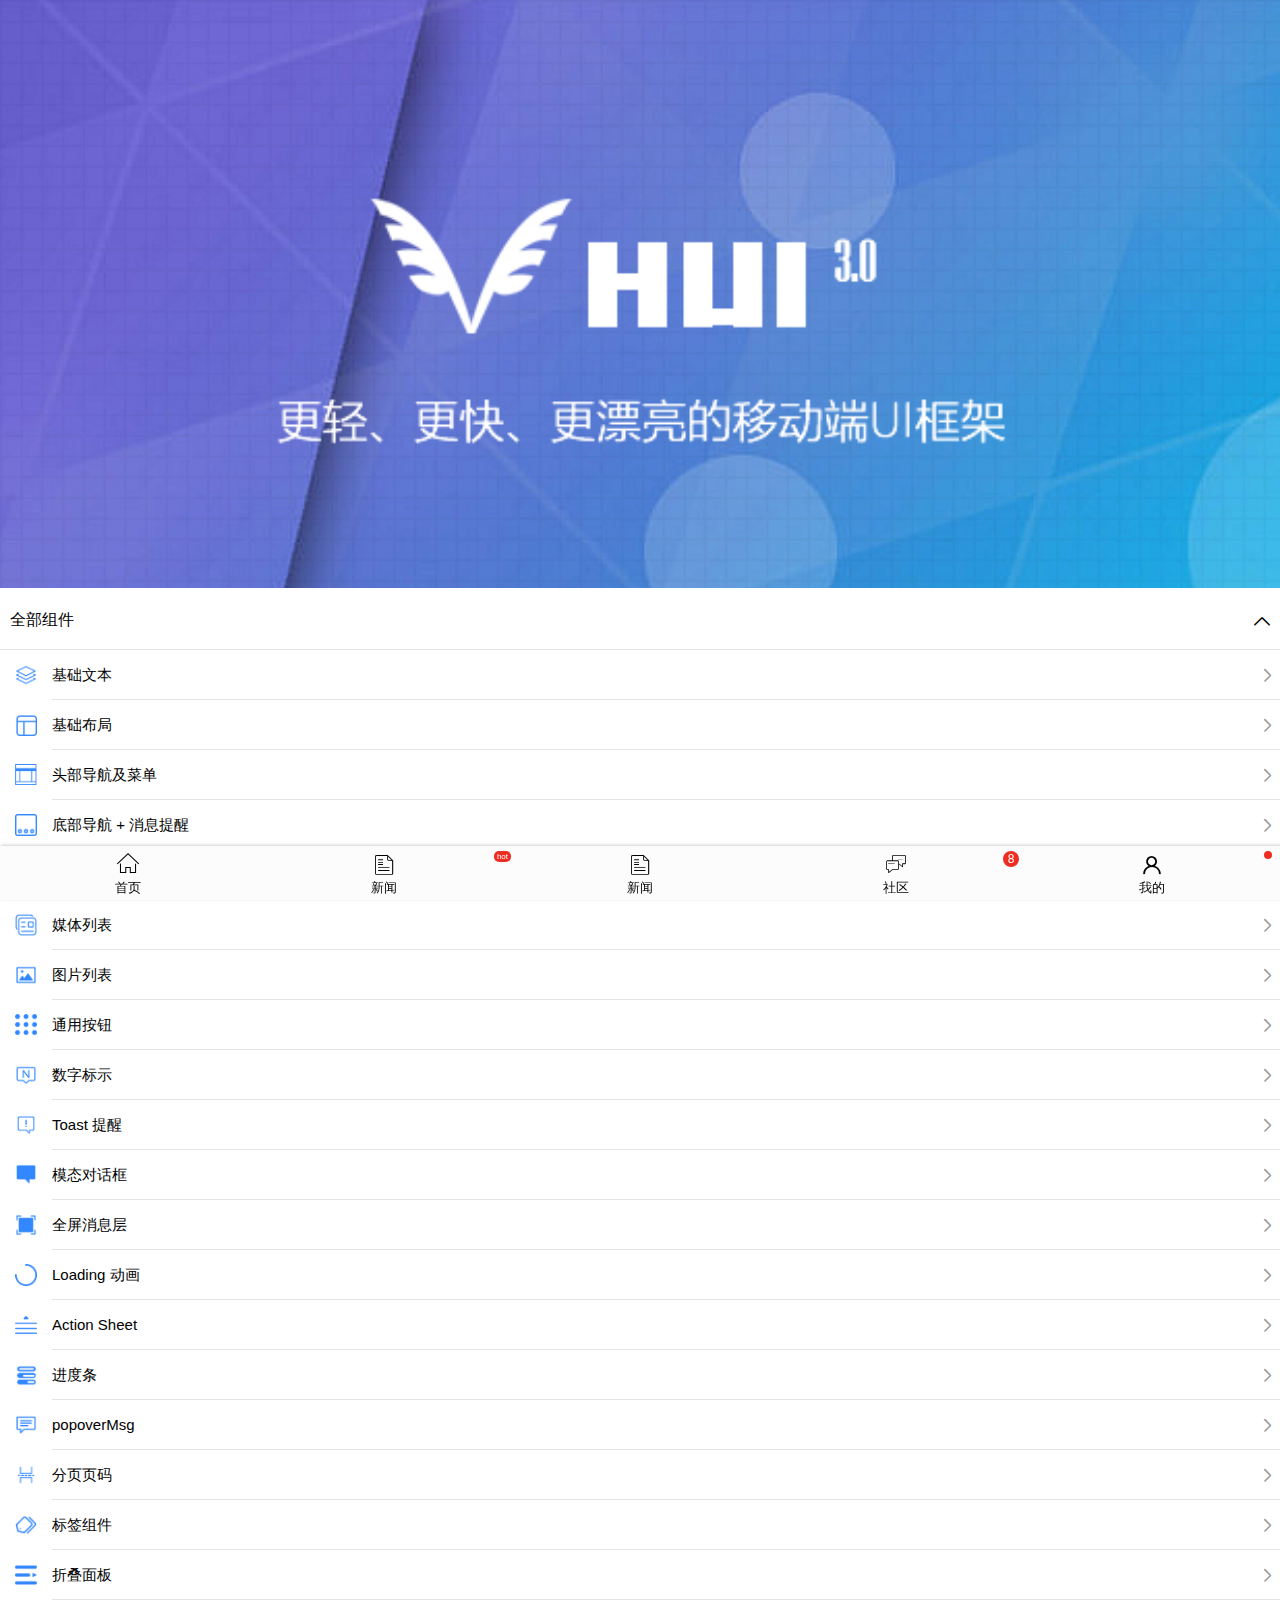
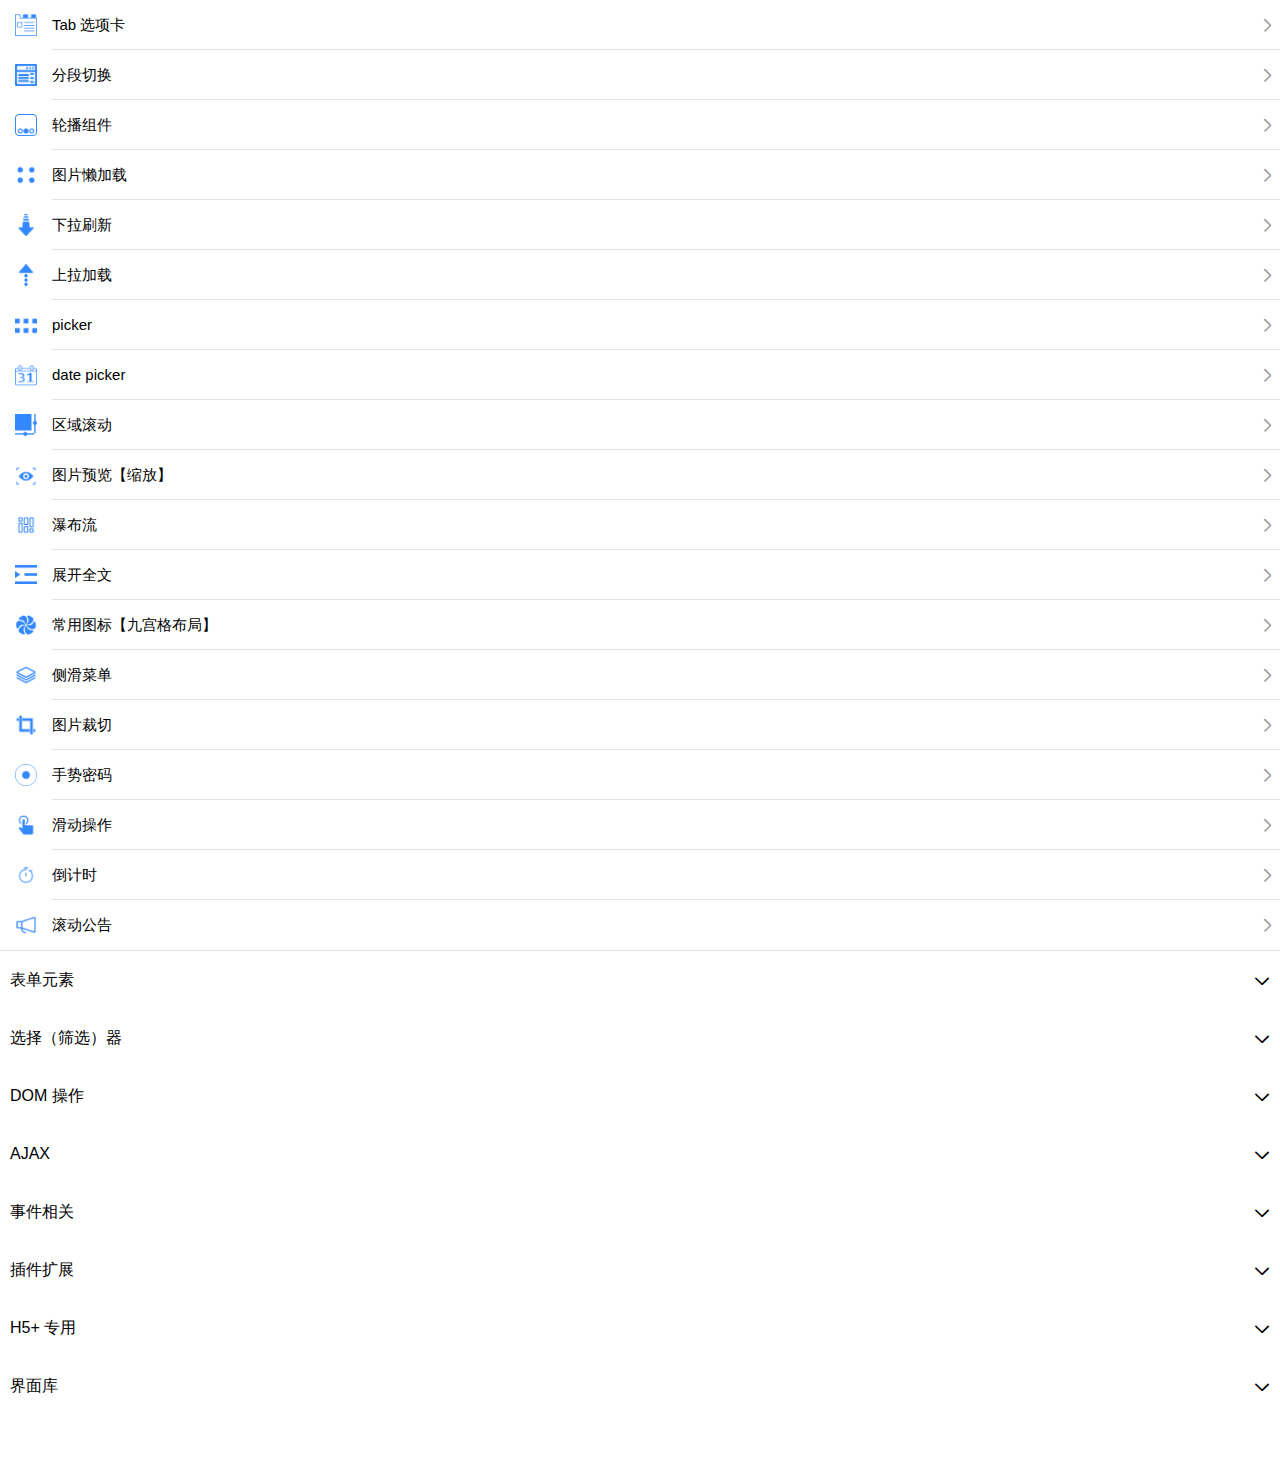
<file: index.html>
<!DOCTYPE html>
<html>
<head>
<meta charset="utf-8">
<meta name="viewport" content="initial-scale=1.0, maximum-scale=1.0, user-scalable=no" />
<title>HUI 普通列表</title>
<link rel="stylesheet" type="text/css" href="css/hui.css" />
</head>
<body style="background:#FFFFFF;">
<div class="hui-wrap">
	<img src="img/banner.png" width="100%" />
</div>
<script type="text/javascript">
//创建窗口
function createWin(){
	var view = hui.create('./demo/h5createwindow.html',{},true,{name:'hcoder', age:'3.0'});
	console.log(JSON.stringify(view));
	hui.toast('窗口创建成功 ^_^');
	//hui.create()函数返回创建的窗口对象，默认只是创建窗口并不展示【即为预加载】，使用show方法可以打开窗口
	//plus.webview.show(view);
}
</script>
<div class="hui-wrap">
	<div class="hui-accordion">
		<div class="hui-accordion-title">全部组件</div>
		<div class="hui-accordion-content hui-list">
			<a href="javascript:hui.open('./demo/base.html');">
        		<div class="hui-list-icons"><img src="./img/index/base.png" /></div>
        		<div class="hui-list-text">
        			基础文本<div class="hui-list-info hui-icons hui-icons-right"></div>
        		</div>
        	</a>
        	<a href="javascript:hui.open('./demo/flex.html');">
        		<div class="hui-list-icons"><img src="./img/index/flex.png" /></div>
        		<div class="hui-list-text">
        			基础布局<div class="hui-list-info hui-icons hui-icons-right"></div>
        		</div>
        	</a>
        	<a href="javascript:hui.open('./demo/header.html');">
        		<div class="hui-list-icons"><img src="./img/index/header.png" /></div>
        		<div class="hui-list-text">
        			头部导航及菜单<div class="hui-list-info hui-icons hui-icons-right"></div>
        		</div>
        	</a>
        	<a href="javascript:hui.open('./demo/footer.html');">
        		<div class="hui-list-icons"><img src="./img/index/footer.png" /></div>
        		<div class="hui-list-text">
        			底部导航 + 消息提醒<div class="hui-list-info hui-icons hui-icons-right"></div>
        		</div>
            </a>
			<a href="javascript:hui.open('./demo/list.html');">
        		<div class="hui-list-icons"><img src="./img/index/list.png" /></div>
        		<div class="hui-list-text">
        			通用列表<div class="hui-list-info hui-icons hui-icons-right"></div>
        		</div>
            </a>
            <a href="javascript:hui.open('./demo/medialist.html');">
        		<div class="hui-list-icons"><img src="./img/index/medialist.png" /></div>
        		<div class="hui-list-text">
        			媒体列表<div class="hui-list-info hui-icons hui-icons-right"></div>
        		</div>
            </a>
            <a href="javascript:hui.open('./demo/imglist.html');">
        		<div class="hui-list-icons"><img src="./img/index/img.png" /></div>
        		<div class="hui-list-text">
        			图片列表<div class="hui-list-info hui-icons hui-icons-right"></div>
        		</div>
            </a>
	        <a href="javascript:hui.open('./demo/button.html',{}, true);">
        		<div class="hui-list-icons"><img src="./img/index/btn.png" /></div>
        		<div class="hui-list-text">
        			通用按钮<div class="hui-list-info hui-icons hui-icons-right"></div>
        		</div>
            </a>
	        <a href="javascript:hui.open('./demo/badge.html');">
        		<div class="hui-list-icons"><img src="./img/index/number.png" /></div>
        		<div class="hui-list-text">
        			数字标示<div class="hui-list-info hui-icons hui-icons-right"></div>
        		</div>
			</a>
            <a href="javascript:hui.open('./demo/toast.html');">
        		<div class="hui-list-icons"><img src="./img/index/toast.png" /></div>
        		<div class="hui-list-text">
        			Toast 提醒<div class="hui-list-info hui-icons hui-icons-right"></div>
        		</div>
            </a>
            <a href="javascript:hui.open('./demo/dialogs.html');">
        		<div class="hui-list-icons"><img src="./img/index/dialog.png" /></div>
        		<div class="hui-list-text">
        			模态对话框<div class="hui-list-info hui-icons hui-icons-right"></div>
        		</div>
            </a>
            <a href="javascript:hui.open('./demo/fullmsg.html');">
        		<div class="hui-list-icons"><img src="./img/index/fullmsg.png" /></div>
        		<div class="hui-list-text">
        			全屏消息层<div class="hui-list-info hui-icons hui-icons-right"></div>
        		</div>
        	</a>
            <a href="javascript:hui.open('./demo/loading.html');">
        		<div class="hui-list-icons"><img src="./img/index/loading.png" /></div>
        		<div class="hui-list-text">
        			Loading 动画<div class="hui-list-info hui-icons hui-icons-right"></div>
        		</div>
            </a>
            <a href="javascript:hui.open('./demo/actionsheet.html');">
        		<div class="hui-list-icons"><img src="./img/index/actionsheet.png" /></div>
        		<div class="hui-list-text">
        			Action Sheet<div class="hui-list-info hui-icons hui-icons-right"></div>
        		</div>
            </a>
            <a href="javascript:hui.open('./demo/progress.html');">
        		<div class="hui-list-icons"><img src="./img/index/progress.png" /></div>
        		<div class="hui-list-text">
        			进度条<div class="hui-list-info hui-icons hui-icons-right"></div>
        		</div>
            </a>
            <a href="javascript:hui.open('./demo/popmsg.html');">
        		<div class="hui-list-icons"><img src="./img/index/msg.png" /></div>
        		<div class="hui-list-text">
        			popoverMsg<div class="hui-list-info hui-icons hui-icons-right"></div>
        		</div>
            </a>
            <a href="javascript:hui.open('./demo/pager.html');">
        		<div class="hui-list-icons"><img src="./img/index/pager.png" /></div>
        		<div class="hui-list-text">
        			分页页码<div class="hui-list-info hui-icons hui-icons-right"></div>
        		</div>
            </a>
            <a href="javascript:hui.open('./demo/tags.html');">
        		<div class="hui-list-icons"><img src="./img/index/tags.png" /></div>
        		<div class="hui-list-text">
        			标签组件<div class="hui-list-info hui-icons hui-icons-right"></div>
        		</div>
        	</a>
        	<a href="javascript:hui.open('./demo/accordion.html');">
        		<div class="hui-list-icons"><img src="./img/index/accordion.png" /></div>
        		<div class="hui-list-text">
        			折叠面板<div class="hui-list-info hui-icons hui-icons-right"></div>
        		</div>
            </a>
            <a href="javascript:hui.open('./demo/tab.html');">
        		<div class="hui-list-icons"><img src="./img/index/tab.png" /></div>
        		<div class="hui-list-text">
        			Tab 选项卡<div class="hui-list-info hui-icons hui-icons-right"></div>
        		</div>
            </a>
            <a href="javascript:hui.open('./demo/segment.html');">
        		<div class="hui-list-icons"><img src="./img/index/segment.png" /></div>
        		<div class="hui-list-text">
        			分段切换<div class="hui-list-info hui-icons hui-icons-right"></div>
        		</div>
        	</a>
            <a href="javascript:hui.open('./demo/swipe.html');">
        		<div class="hui-list-icons"><img src="./img/index/swipe.png" /></div>
        		<div class="hui-list-text">
        			轮播组件<div class="hui-list-info hui-icons hui-icons-right"></div>
        		</div>
            </a>
            <a href="javascript:hui.open('./demo/lazy.html',{},true);">
        		<div class="hui-list-icons"><img src="./img/index/lazy.png" /></div>
        		<div class="hui-list-text">
        			图片懒加载<div class="hui-list-info hui-icons hui-icons-right"></div>
        		</div>
            </a>
            <a href="javascript:hui.open('./demo/refresh.html');">
        		<div class="hui-list-icons"><img src="./img/index/refresh.png" /></div>
        		<div class="hui-list-text">
        			下拉刷新<div class="hui-list-info hui-icons hui-icons-right"></div>
        		</div>
        	</a>
            <a href="javascript:hui.open('./demo/loadmore.html');">
        		<div class="hui-list-icons"><img src="./img/index/loadmore.png" /></div>
        		<div class="hui-list-text">
        			上拉加载<div class="hui-list-info hui-icons hui-icons-right"></div>
        		</div>
            </a>
            <a href="javascript:hui.open('./demo/picker.html');">
        		<div class="hui-list-icons"><img src="./img/index/picker.png" /></div>
        		<div class="hui-list-text">
        			picker<div class="hui-list-info hui-icons hui-icons-right"></div>
        		</div>
            </a>
            <a href="javascript:hui.open('./demo/datepicker.html');">
        		<div class="hui-list-icons"><img src="./img/index/date.png" /></div>
        		<div class="hui-list-text">
        			date picker<div class="hui-list-info hui-icons hui-icons-right"></div>
        		</div>
            </a>
            <a href="javascript:hui.open('./demo/scroll.html');">
        		<div class="hui-list-icons"><img src="./img/index/scroll.png" /></div>
        		<div class="hui-list-text">
        			区域滚动<div class="hui-list-info hui-icons hui-icons-right"></div>
        		</div>
            </a>
            <a href="javascript:hui.open('./demo/imgpreview.html');">
        		<div class="hui-list-icons"><img src="./img/index/imgpreview.png" /></div>
        		<div class="hui-list-text">
        			图片预览【缩放】<div class="hui-list-info hui-icons hui-icons-right"></div>
        		</div>
            </a>
            <a href="javascript:hui.open('./demo/waterfall.html');">
        		<div class="hui-list-icons"><img src="./img/index/waterfall.png" /></div>
        		<div class="hui-list-text">
        			瀑布流<div class="hui-list-info hui-icons hui-icons-right"></div>
        		</div>
            </a>
			<a href="javascript:hui.open('./demo/unfold.html');">
        		<div class="hui-list-icons"><img src="./img/index/unfold.png" /></div>
        		<div class="hui-list-text">
        			展开全文<div class="hui-list-info hui-icons hui-icons-right"></div>
        		</div>
            </a>
			<a href="javascript:hui.open('./demo/icons.html');">
        		<div class="hui-list-icons"><img src="./img/index/icons.png" /></div>
        		<div class="hui-list-text">
        			常用图标【九宫格布局】<div class="hui-list-info hui-icons hui-icons-right"></div>
        		</div>
            </a>
            <a href="javascript:hui.open('./demo/slidemenu.html');">
        		<div class="hui-list-icons"><img src="./img/index/slidemenu.png" /></div>
        		<div class="hui-list-text">
        			侧滑菜单<div class="hui-list-info hui-icons hui-icons-right"></div>
        		</div>
            </a>
            <a href="javascript:hui.open('./demo/imgcut.html');">
        		<div class="hui-list-icons"><img src="./img/index/cut.png" /></div>
        		<div class="hui-list-text">
        			图片裁切<div class="hui-list-info hui-icons hui-icons-right"></div>
        		</div>
        	</a>
        	<a href="javascript:hui.open('./demo/touchpwd.html');">
        		<div class="hui-list-icons"><img src="./img/index/touchpwd.png" /></div>
        		<div class="hui-list-text">
        			手势密码<div class="hui-list-info hui-icons hui-icons-right"></div>
        		</div>
        	</a>
        	<a href="javascript:hui.open('./demo/swipedo.html',{},true);">
        		<div class="hui-list-icons"><img src="./img/index/fger.png" /></div>
        		<div class="hui-list-text">
        			滑动操作<div class="hui-list-info hui-icons hui-icons-right"></div>
        		</div>
        	</a>
        	<a href="javascript:hui.open('./demo/countdown.html');">
        		<div class="hui-list-icons"><img src="./img/index/countdown.png" /></div>
        		<div class="hui-list-text">
        			倒计时<div class="hui-list-info hui-icons hui-icons-right"></div>
        		</div>
			</a>
			<a href="javascript:hui.open('./demo/scrollnews.html');">
        		<div class="hui-list-icons"><img src="./img/index/scrollnews.png" /></div>
        		<div class="hui-list-text">
        			滚动公告<div class="hui-list-info hui-icons hui-icons-right"></div>
        		</div>
        	</a>
		</div>
	</div>
	<div class="hui-accordion">
		<div class="hui-accordion-title">表单元素</div>
		<div class="hui-accordion-content hui-list">
			<a href="javascript:hui.open('./demo/form.html');">
        		<div class="hui-list-icons"><img src="./img/index/form.png" /></div>
        		<div class="hui-list-text">
        			表单元素及布局<div class="hui-list-info hui-icons hui-icons-right"></div>
        		</div>
            </a>
            <a href="javascript:hui.open('./demo/formcheck.html');">
        		<div class="hui-list-icons"><img src="./img/index/formcheck.png" /></div>
        		<div class="hui-list-text">
        			表单验证<div class="hui-list-info hui-icons hui-icons-right"></div>
        		</div>
            </a>
            <a href="javascript:hui.open('./demo/select.html');">
        		<div class="hui-list-icons"><img src="./img/index/select.png" /></div>
        		<div class="hui-list-text">
        			select 美化<div class="hui-list-info hui-icons hui-icons-right"></div>
        		</div>
            </a>
            <a href="javascript:hui.open('./demo/range.html');">
        		<div class="hui-list-icons"><img src="./img/index/range.png" /></div>
        		<div class="hui-list-text">
        			滑块<div class="hui-list-info hui-icons hui-icons-right"></div>
        		</div>
            </a>
            <a href="javascript:hui.open('./demo/switch.html');">
        		<div class="hui-list-icons"><img src="./img/index/switch.png" /></div>
        		<div class="hui-list-text">
        			switch 开关<div class="hui-list-info hui-icons hui-icons-right"></div>
        		</div>
            </a>
            <a href="javascript:hui.open('./demo/start.html');">
        		<div class="hui-list-icons"><img src="./img/index/start.png" /></div>
        		<div class="hui-list-text">
        			星级评分<div class="hui-list-info hui-icons hui-icons-right"></div>
        		</div>
            </a>
            <a href="javascript:hui.open('./demo/numberbox.html');">
        		<div class="hui-list-icons"><img src="./img/index/number.png" /></div>
        		<div class="hui-list-text">
        			数字输入框<div class="hui-list-info hui-icons hui-icons-right"></div>
        		</div>
            </a>
		</div>
	</div>
	<div class="hui-accordion">
		<div class="hui-accordion-title">选择（筛选）器</div>
		<div class="hui-accordion-content hui-list">
			<a href="javascript:hui.open('./demo/selecter.html');">
        		<div class="hui-list-icons"><img src="./img/index/selecter.png" /></div>
        		<div class="hui-list-text">
        			元素选择<div class="hui-list-info hui-icons hui-icons-right"></div>
        		</div>
			</a>
			<a href="javascript:hui.open('./demo/selecter2.html');">
        		<div class="hui-list-icons"><img src="./img/index/shaixuan.png" /></div>
        		<div class="hui-list-text">
        			元素筛选<div class="hui-list-info hui-icons hui-icons-right"></div>
        		</div>
			</a>
			<a href="javascript:hui.open('./demo/each.html');">
        		<div class="hui-list-icons"><img src="./img/index/each.png" /></div>
        		<div class="hui-list-text">
        			元素遍历<div class="hui-list-info hui-icons hui-icons-right"></div>
        		</div>
			</a>
			<a href="javascript:hui.open('./demo/getindex.html');">
        		<div class="hui-list-icons"><img src="./img/index/index.png" /></div>
        		<div class="hui-list-text">
        			index 获取<div class="hui-list-info hui-icons hui-icons-right"></div>
        		</div>
			</a>
		</div>
	</div>
	<div class="hui-accordion">
		<div class="hui-accordion-title">DOM 操作</div>
		<div class="hui-accordion-content hui-list">
			<a href="javascript:hui.open('./demo/create.html');">
        		<div class="hui-list-icons"><img src="./img/index/create.png" /></div>
        		<div class="hui-list-text">
        			创建添加元素<div class="hui-list-info hui-icons hui-icons-right"></div>
        		</div>
			</a>
			<a href="javascript:hui.open('./demo/clone.html');">
        		<div class="hui-list-icons"><img src="./img/index/clone.png" /></div>
        		<div class="hui-list-text">
        			克隆元素<div class="hui-list-info hui-icons hui-icons-right"></div>
        		</div>
			</a>
			<a href="javascript:hui.open('./demo/deletedom.html');">
        		<div class="hui-list-icons"><img src="./img/index/deletedom.png" /></div>
        		<div class="hui-list-text">
        			删除元素<div class="hui-list-info hui-icons hui-icons-right"></div>
        		</div>
			</a>
			<a href="javascript:hui.open('./demo/css.html');">
        		<div class="hui-list-icons"><img src="./img/index/css.png" /></div>
        		<div class="hui-list-text">
        			样式操作<div class="hui-list-info hui-icons hui-icons-right"></div>
        		</div>
			</a>
			<a href="javascript:hui.open('./demo/value.html');">
        		<div class="hui-list-icons"><img src="./img/index/value.png" /></div>
        		<div class="hui-list-text">
        			值操作<div class="hui-list-info hui-icons hui-icons-right"></div>
        		</div>
			</a>
			<a href="javascript:hui.open('./demo/html.html');">
        		<div class="hui-list-icons"><img src="./img/index/html.png" /></div>
        		<div class="hui-list-text">
        			HTML 内容操作<div class="hui-list-info hui-icons hui-icons-right"></div>
        		</div>
			</a>
			<a href="javascript:hui.open('./demo/show.html');">
        		<div class="hui-list-icons"><img src="./img/index/hide.png" /></div>
        		<div class="hui-list-text">
        			隐藏或展示元素<div class="hui-list-info hui-icons hui-icons-right"></div>
        		</div>
			</a>
			<a href="javascript:hui.open('./demo/window.html');">
        		<div class="hui-list-icons"><img src="./img/index/window.png" /></div>
        		<div class="hui-list-text">
        			窗口、偏移值、滚动条<div class="hui-list-info hui-icons hui-icons-right"></div>
        		</div>
			</a>
		</div>
	</div>
	<div class="hui-accordion">
		<div class="hui-accordion-title">AJAX</div>
		<div class="hui-accordion-content hui-list">
			<a href="javascript:hui.open('./demo/ajax.html');">
        		<div class="hui-list-icons"><img src="./img/index/ajax.png" /></div>
        		<div class="hui-list-text">
        			AJAX 演示<div class="hui-list-info hui-icons hui-icons-right"></div>
        		</div>
			</a>
		</div>
	</div>
	<div class="hui-accordion">
		<div class="hui-accordion-title">事件相关</div>
		<div class="hui-accordion-content hui-list">
			<a href="javascript:hui.open('./demo/event.html');">
        		<div class="hui-list-icons"><img src="./img/index/event.png" /></div>
        		<div class="hui-list-text">
        			常用事件<div class="hui-list-info hui-icons hui-icons-right"></div>
        		</div>
			</a>
			<a href="javascript:hui.open('./demo/scrollevent.html');">
        		<div class="hui-list-icons"><img src="./img/index/scroll.png" /></div>
        		<div class="hui-list-text">
        			滚动事件<div class="hui-list-info hui-icons hui-icons-right"></div>
        		</div>
			</a>
			<a href="javascript:hui.open('./demo/on.html');">
        		<div class="hui-list-icons"><img src="./img/index/on.png" /></div>
        		<div class="hui-list-text">
        			为动态元素绑定事件<div class="hui-list-info hui-icons hui-icons-right"></div>
        		</div>
			</a>
			<a href="javascript:hui.open('./demo/swiper.html');">
        		<div class="hui-list-icons"><img src="./img/index/swiper.png" /></div>
        		<div class="hui-list-text">
        			滑动事件<div class="hui-list-info hui-icons hui-icons-right"></div>
        		</div>
			</a>
			<a href="javascript:hui.open('./demo/eventband.html');">
        		<div class="hui-list-icons"><img src="./img/index/eventband.png" /></div>
        		<div class="hui-list-text">
        			事件绑定及触发<div class="hui-list-info hui-icons hui-icons-right"></div>
        		</div>
			</a>
		</div>
	</div>
	<div class="hui-accordion">
		<div class="hui-accordion-title">插件扩展</div>
		<div class="hui-accordion-content hui-list">
			<a href="javascript:hui.open('./demo/extend.html');">
        		<div class="hui-list-icons"><img src="./img/index/extend.png" /></div>
        		<div class="hui-list-text">
        			插件扩展<div class="hui-list-info hui-icons hui-icons-right"></div>
        		</div>
			</a>
		</div>
	</div>
	<div class="hui-accordion">
		<div class="hui-accordion-title">H5+ 专用</div>
		<div class="hui-accordion-content hui-list">
			<a href="javascript:hui.open('./demo/h5window.html',{},true,{name:'hcoder', age:'3.0'});">
        		<div class="hui-list-icons"><img src="./img/index/window.png" /></div>
        		<div class="hui-list-text">
        			打开、关闭窗口<div class="hui-list-info hui-icons hui-icons-right"></div>
        		</div>
        	</a>
        	<a href="javascript:createWin();">
        		<div class="hui-list-icons"><img src="./img/index/createw.png" /></div>
        		<div class="hui-list-text">
        			创建窗口<div class="hui-list-info hui-icons hui-icons-right"></div>
        		</div>
        	</a>
        	<a href="javascript:hui.open('./demo/subpage.html');">
        		<div class="hui-list-icons"><img src="./img/index/subpage.png" /></div>
        		<div class="hui-list-text">
        			子窗口及滑动切换<div class="hui-list-info hui-icons hui-icons-right"></div>
        		</div>
        	</a>
        	<a href="javascript:hui.open('./demo/allviews.html',{}, true);">
        		<div class="hui-list-icons"><img src="./img/index/views.png" /></div>
        		<div class="hui-list-text">
        			获取全部窗口<div class="hui-list-info hui-icons hui-icons-right"></div>
        		</div>
        	</a>
		</div>
	</div>
	<div class="hui-accordion">
		<div class="hui-accordion-title">界面库</div>
		<div class="hui-accordion-content hui-list">
			<a href="javascript:hui.open('./demo/imgnews.html');">
        		<div class="hui-list-icons"><img src="./img/index/img2.png" /></div>
        		<div class="hui-list-text">
        			动态图文组合<div class="hui-list-info hui-icons hui-icons-right"></div>
        		</div>
        	</a>
        	<a href="javascript:hui.open('./demo/indexlist.html');">
        		<div class="hui-list-icons"><img src="./img/index/index2.png" /></div>
        		<div class="hui-list-text">
        			索引列表<div class="hui-list-info hui-icons hui-icons-right"></div>
        		</div>
        	</a>
        	<a href="javascript:hui.open('./demo/indexaction.html',{},true);">
        		<div class="hui-list-icons"><img src="./img/index/action.png" /></div>
        		<div class="hui-list-text">
        			APP启动动画<div class="hui-list-info hui-icons hui-icons-right"></div>
        		</div>
        	</a>
        	<a href="javascript:hui.open('./demo/register.html',{},true);">
        		<div class="hui-list-icons"><img src="./img/index/register.png" /></div>
        		<div class="hui-list-text">
        			用户注册<div class="hui-list-info hui-icons hui-icons-right"></div>
        		</div>
        	</a>
        	<a href="javascript:hui.open('./demo/account.html',{},true);">
        		<div class="hui-list-icons"><img src="./img/index/account.png" /></div>
        		<div class="hui-list-text">
        			用户中心<div class="hui-list-info hui-icons hui-icons-right"></div>
        		</div>
        	</a>
        	<a href="javascript:hui.open('./demo/search.html',{},true);">
        		<div class="hui-list-icons"><img src="./img/index/search.png" /></div>
        		<div class="hui-list-text">
        			搜索界面<div class="hui-list-info hui-icons hui-icons-right"></div>
        		</div>
        	</a>
        </div>
    </div>
</div>
<div class="hui-fooer-line"></div>
<div id="hui-footer">
    <a href="javascript:hui.toast('首页');" id="nav-home">
        <div class="hui-footer-icons hui-icons-home"></div>
        <div class="hui-footer-text">首页</div>
    </a>
    <a href="javascript:hui.toast('新闻');" id="nav-news">
        <div class="hui-footer-icons hui-icons-news"></div>
        <div class="hui-footer-text">新闻</div>
    </a>
    <a href="javascript:hui.toast('新闻');" id="nav-news">
        <div class="hui-footer-icons hui-icons-news"></div>
        <div class="hui-footer-text">新闻</div>
    </a>
    <a href="javascript:hui.toast('社区');" id="nav-forum">
        <div class="hui-footer-icons hui-icons-forum"></div>
        <div class="hui-footer-text">社区</div>
    </a>
    <a href="javascript:hui.open('./view/account.html');" id="nav-my">
        <div class="hui-footer-icons hui-icons-my"></div>
        <div class="hui-footer-text">我的</div>
    </a>
</div>
<script src="js/hui.js" type="text/javascript" charset="utf-8"></script>
<script type="text/javascript" src="js/hui-accordion.js"></script>
<script type="text/javascript">
hui.ready(function(){
    hui.accordion(true, true);
	hui('#nav-my').pointMsg();
	hui('#nav-news').pointMsg('hot', null, null, null, '1px');
	hui('#nav-forum').pointMsg(8);
});
</script>
</body>
</html>
</file>
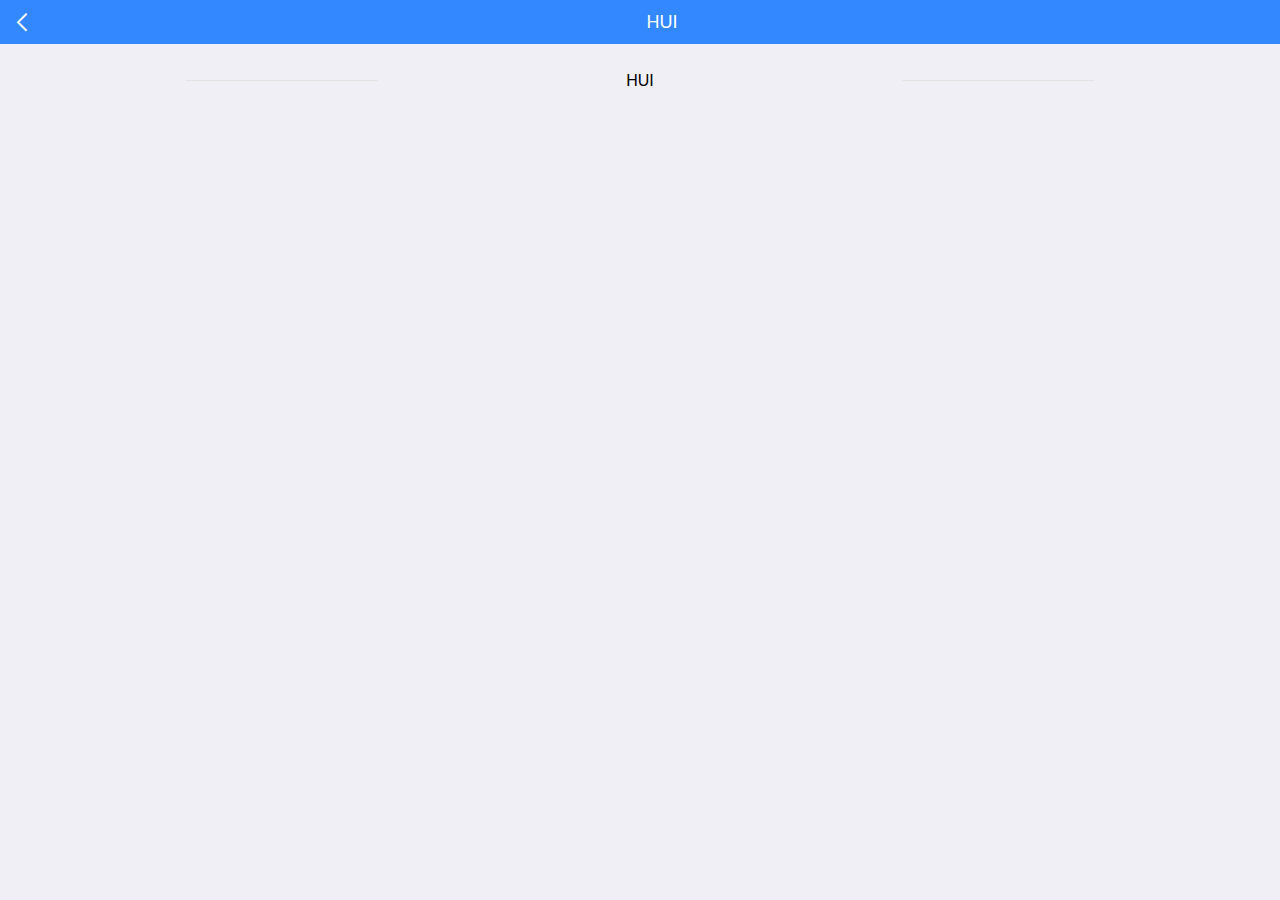
<file: copy.html>
<!DOCTYPE html>
<html>
<head>
<meta charset="utf-8">
<meta name="viewport" content="initial-scale=1.0, maximum-scale=1.0, user-scalable=no" />
<title>HUI</title>
<link rel="stylesheet" type="text/css" href="./css/hui.css" />
</head>
<body>
<header class="hui-header">
    <div id="hui-back"></div>
    <h1>HUI </h1>
</header>
<div class="hui-wrap">
	<div class="hui-common-title" style="margin-top:15px;">
		<div class="hui-common-title-line"></div>
		<div class="hui-common-title-txt">HUI</div>
		<div class="hui-common-title-line"></div>
	</div>
	<div>
		
	</div>
</div>
<script src="./js/hui.js" type="text/javascript" charset="utf-8"></script>
<script type="text/javascript">

</script>
</body>
</html>
</file>
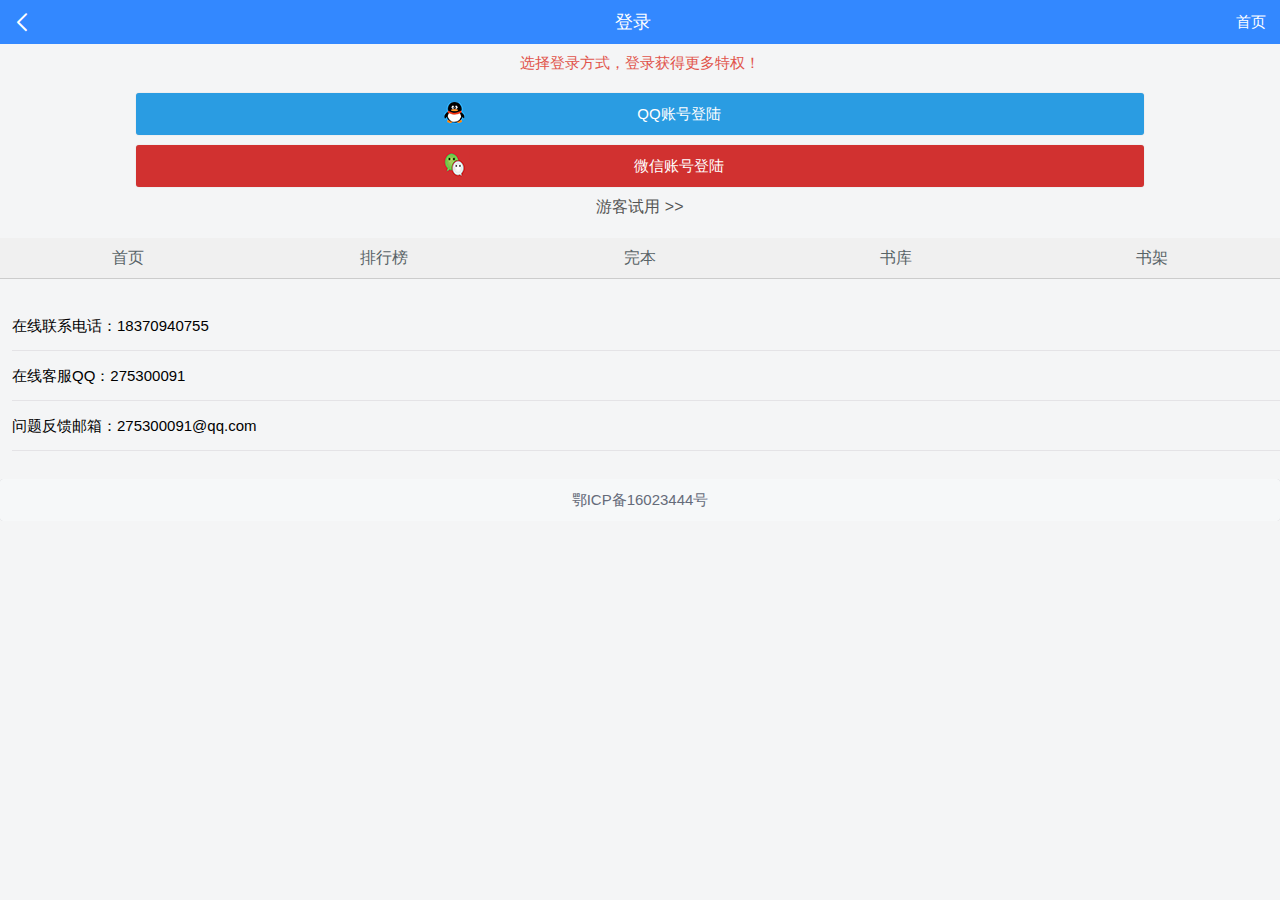
<file: login.html>
<!DOCTYPE html>
<html>
<head>
<meta charset="utf-8">
<meta name="viewport" content="initial-scale=1.0, maximum-scale=1.0, user-scalable=no" />
<title>登录</title>
<link rel="stylesheet" type="text/css" href="css/hui.css" />
<style>
	.nav-bottom {
	    line-height: 40px;
	    text-align: center;
	    border-bottom: 1px solid #ccc;
	    background: #F0F0F0;
	}
	.nav-bottom a {
	    color: #586367;
	    font-size: 16px;
	    display: inline-block;
	    width: 100%;
	    text-decoration: none;
	}
	.nav-bottom div {
	    width: 20%;
	    float: left;
	}
</style>
</head>
<body style="background:#F4F5F6;">
<header class="hui-header">
    <div id="hui-back"></div>
    <h1>登录</h1>
	<div class="hui-header-sreach-txt"><a href="main.html" style="color: white;">首页</a></div>
</header>
<div class="hui-wrap">
	<div style="padding: 10px;text-align: center;color: #e1544b;" >选择登录方式，登录获得更多特权！</div>
	  <span id="qqLoginBtn"></span>
    <div style="padding:10px; padding-top:10px;">
        <a type="button" class="hui-button hui-button-large" onclick="return window.open('https://graph.qq.com/oauth2.0/authorize?client_id=101465328&response_type=token&scope=all&redirect_uri=http%3A%2F%2F192.168.199.201%3A8020%2FbookApp%2Fview%2Faccount.html', 'oauth2Login_10824' ,'height=525,width=585, toolbar=no, menubar=no, scrollbars=no, status=no, location=yes, resizable=yes');" style="background-color: #2A9CE2;width:80%;color: white;margin:0 auto;" >
			  <div style="width: 26%;float: left;" >&nbsp;</div> 
		    <div style="width: 10%;float: left;" ><img src="img/qq.png"/></div>  
		    <div style="width: 36%;" >QQ账号登陆</div> 
        </a>
    	<button type="button" class="hui-button hui-button-large" style="background-color: #D13130;width:80%;color: white;margin:0 auto;margin-top: 10px;" >
    		<div style="width: 26%;float: left;" >&nbsp;</div> 
		    <div style="width: 10%;float: left;" ><img src="img/wx.png"/></div>  
		    <div style="width: 36%;" >微信账号登陆</div> 
    	</button>
    	<a style="display: block;text-align: center;color: #555;padding: 10px;font-size: 16px;" href="index.html">游客试用 &gt;&gt;</a>
    </div>
    <!--<div class="login-txt">
		<p style="color: #666;line-height: 22px;margin-left: 10px;">登录有问题，请尝试：</p>
		<p style="color: #666;line-height: 22px;margin-left: 10px;">1、刷新页面重试一下；</p>
		<p style="color: #666;line-height: 22px;margin-left: 10px;">2、清除浏览器历史数据，再次登录。</p>
	</div>-->
	<div class="nav-bottom">
		<div><a href="main.html">首页</a></div>
		<div><a href="view/paihang.html">排行榜</a></div>
		<div><a href="view/wanben.html">完本</a></div>
		<div><a href="view/shuku.html">书库</a></div>
		<div><a href="javascript:void(0);">书架</a></div>
	</div>
	<div style="margin-top:22px;">
    	<ul>
    		<li>
    			<a href="tel://18370940755">
		    		<div class="hui-list-text">在线联系电话：18370940755</div>
		    	</a>
    		</li>
    		<li>
    			<a href="jjavascript:void(0);">
		    		<div class="hui-list-text">在线客服QQ：275300091</div>
		    	</a>
    		</li>
    		<li>
    			<a href="javascript:void(0);">
		    		<div class="hui-list-text">问题反馈邮箱：275300091@qq.com</div>
		    	</a>
    		</li>
    	</ul>
    </div>
</div>
<div style="background:#FFFFFF; margin-top:28px;">
        <span type="button" class="hui-button hui-button-large" onclick="hui.toast('退出');">
        	鄂ICP备16023444号
       	</span>
    </div>
<script type="text/javascript" src="js/hui.js" charset="UTF-8"></script>
<script type="text/javascript" src="js/hui-form.js" charset="utf-8"></script>
<script type="text/javascript" src="http://qzonestyle.gtimg.cn/qzone/openapi/qc_loader.js" data-appid="101465328" data-redirecturi="http://192.168.199.201:8020/bookApp/view/account.html" charset="utf-8"></script>
</body>
<script type="text/javascript">
	hui('#submit').click(function(){
	    //验证
	    var res = huiFormCheck('#form1');
	    //提交
	    if(res){hui.iconToast('验证通过！');}
	});
</script>
</body>
</html>
</file>
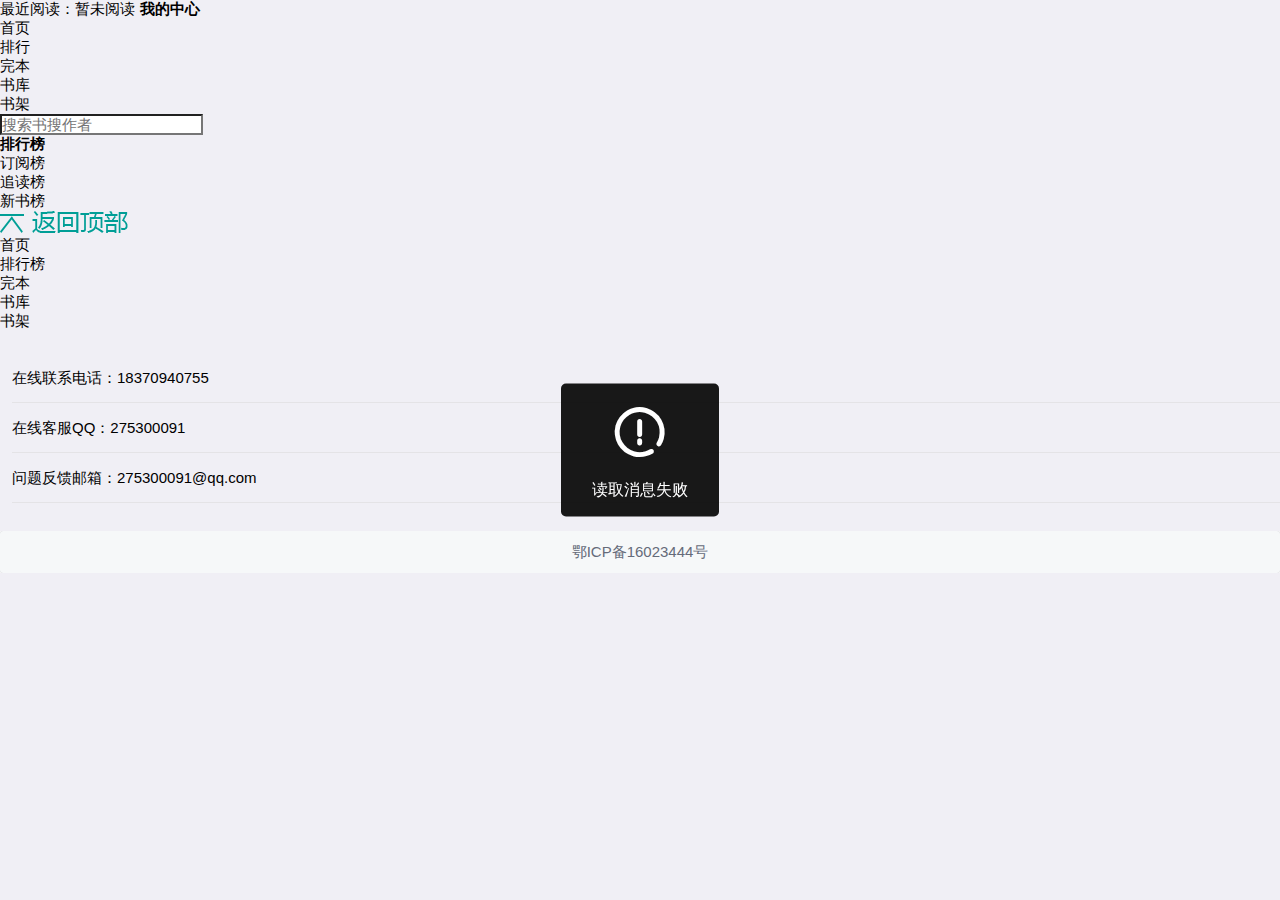
<file: main.html>
<!DOCTYPE html>
<html>
<head>
<meta charset="utf-8">
<meta name="viewport" content="initial-scale=1.0, maximum-scale=1.0, user-scalable=no" />
<title>首页</title>
<link rel="stylesheet" type="text/css" href="./css/hui.css" />
	<link rel="stylesheet" href="https://img.xyxsc.com/front/kuaishu/css/common.css">
	<link rel="stylesheet" href="https://img.xyxsc.com/front/kuaishu/css/nan.css">
	<link rel="stylesheet" href="https://img.xyxsc.com/front/kuaishu/css/index.css?r=45687456">
	<link rel="stylesheet" href="https://img.xyxsc.com/front/kuaishu/css/book.css">
	<link rel="stylesheet" href="https://img.xyxsc.com/front/kuaishu/css/qiehuan.css">
	<link rel="stylesheet" href="https://img.xyxsc.com/front/kuaishu/css/swiper.css?t=308400">
	<style>
		#allInfo div p{
			color: #717171;
		}
		.one-wrap a{
			color: #717171;
		}
		.home-left span{
			color: #717171;
		}
	</style>
</head>
<body>
<div class="zuijin"><span>最近阅读：暂未阅读</span><b><a href="/user/" style="margin-left:5px;">我的中心</a><a href="/user/chongzhi/" style="margin-left:5px;display: none;">充值</a></b></div>
<div class="banner">
    <ul>
        <li><a href="/main.html" class="banner-color">首页</a></li>
        <li><a href="view/paihang.html">排行</a></li>
        <li><a href="view/wanben.html">完本</a></li>
        <li><a href="view/shuku.html">书库</a></li>
        <li><a href="/user/bookshelf">书架</a></li>
    </ul>
</div>
<div class="search">
	<form action="view/sousuo.html" method="get">
		<input type="text" placeholder="搜索书搜作者" name="kw">
		<i id="search"></i>
	</form>	
</div>
<div class="wz">
	<ul id="title">
		
	</ul>
</div>
<div id="allInfo">

</div>
<div class="xianshi container no-border mt-10">
	<h4 class="nan-color">排行榜</h4>
</div>
<div class="qiehuan-wrap container">
	<ul>
		<li class="li-bg" id="dy" style="border-right: 0px !important;" onclick="dy(0);">订阅榜</li>
		<li id="zd" onclick="dy(1);">追读榜</li>
		<li id="xs" onclick="dy(2);" style="border-left: 0px !important;">新书榜</li>
	</ul> 
	<div class="clear"></div> 
	<div class="qiehuan-list"> 
		
		
	</div> 
</div>
<div class="back-top-img container" id="gotop"><a href="javascript:scroll(0,0)"><img src="img/back-top.png" alt=""></a></div>
<div class="nav-bottom bottom-bg">
	<ul>
    	<li><a href="/main.html">首页</a></li>
    	<li><a href="/view/paihang.html">排行榜</a></li>
    	<li><a href="view//wanben.html">完本</a></li>
    	<li><a href="view/shuku.html">书库</a></li>
    	<li><a href="/user/bookshelf">书架</a></li>
	</ul>
</div>
<div style="margin-top:22px;">
	<ul>
		<li>
			<a href="tel://18370940755">
	    		<div class="hui-list-text">在线联系电话：18370940755</div>
	    	</a>
		</li>
		<li>
			<a href="jjavascript:void(0);">
	    		<div class="hui-list-text">在线客服QQ：275300091</div>
	    	</a>
		</li>
		<li>
			<a href="javascript:void(0);">
	    		<div class="hui-list-text">问题反馈邮箱：275300091@qq.com</div>
	    	</a>
		</li>
	</ul>
</div>
<div style="background:#FFFFFF; margin-top:28px;">
    <span type="button" class="hui-button hui-button-large" onclick="hui.toast('退出');">
    	鄂ICP备16023444号
   	</span>
</div>
<script type="text/javascript" src="./js/jquery.min.js" charset="utf-8"></script>
<script type="text/javascript" src="./js/hui.js" charset="UTF-8"></script>
<script>
	var listHtml = '<a onclick="bookInfo(~)">';
	listHtml = listHtml + '<div class="home-dy">';
	listHtml = listHtml + '<div class="home-list border-b">';
	listHtml = listHtml + '<p class="home-left">';
	listHtml = listHtml + '<span>~</span>';
	listHtml = listHtml + '<span>~</span>';
	listHtml = listHtml + '</p>';
	listHtml = listHtml + '<p class="home-right">';
	listHtml = listHtml + '<span style="margin-right: 5px;width:32px">~</span>';
	listHtml = listHtml + '<span style="width:63px">~</span>';
	listHtml = listHtml + '</p>';
	listHtml = listHtml + '</div>';
	listHtml = listHtml + '</div>';
	listHtml = listHtml + '</a>';
	hui.getJSON(
	    rootpath+'/books/getBooksByList',
	    function(msg){
	    	var html = "";
	        for(var i=0;i<msg.length;i++){
	        	html = html+'<a onclick="bookInfo('+msg[i].id+')"><li style="text-align: center;">'+msg[i].name+'</li></a>';
	        }
	        $("#title").html(html);
	    },
	    function(e){
	        hui.iconToast('读取消息失败', 'warn');
	        console.log(e);
	    }
	);
	hui.getJSON(
	    rootpath+'/bookModule/getList',
	    function(msg){
	    	var oneHtml="";
	    	var twoHtml="";
	    	var one ='<div class="book-one container">';
			one = one +'<div>';
			one = one +'<h3 class="nan-color">~</h3></div>';
			one = one +'<div class="one-wrap">';
			one = one +'<a onclick="bookInfo(~);">';
			one = one +'<div class="one-left">';
			one = one +'<img src="~" alt="">';
			one = one +'</div>';
			one = one +'<div class="one-right">';
			one = one +'<h4>~</h4></div>';
			one = one +'~';//内容简介
			one = one +'<div class="one-bottom">';
			one = one +'<span class="banner-c">追读：~人</span>';
			one = one +'</div>';
			one = one +'</a>';
			one = one +'</div>';
			one = one +'</div>';
			var two = '<div class="book-two container">';
			two = two +'<a  onclick="bookInfo(~);">';
			two = two +'<div class="two-title">';
			two = two +'<b>~</b>';
			two = two +'</div>';
			two = two +'<p>~</p>';
			two = two +'<span class="banner-c zhuidu">追读：~人</span>';
			two = two +'</a>';
			two = two +'</div>';
			var allHtml = "";
			var hot ='<div class="hot_push book-one container">'
			hot = hot + '<div>';
			hot = hot + '<h3 class="nan-color mt-10">~</h3>';
			hot = hot + '</div>';
			hot = hot + '<div class="hot_read">';
			hot = hot + '<ul>';
			var hotList="";
			hotList = hotList + '<a  onclick="bookInfo(~);">';
			hotList = hotList + '<li>';
			hotList = hotList + '<div class="hot_pic">';
			hotList = hotList + '<img src="~" alt="" style="height: 146.667px;">';
			hotList = hotList + '</div>';
			hotList = hotList + '<div class="hot_words">~</div>';
			hotList = hotList + '</li>';
			hotList = hotList + '</a>';
			var endHot = "";
			endHot = endHot + '</ul>';
			endHot = endHot + '<div class="clearfix"></div>';
			endHot = endHot + '</div>';
			endHot = endHot + '<div class="more container"><a onclick="getOthers(~);">查看更多</a></div>';
			endHot = endHot + '</div>';
			var hotHtml = "";
			var end = '<div class="more container"><a onclick="getOthers(~);">查看更多</a></div>';
			for(var j=0;j<msg.length;j++){
				var info = msg[j].booksVoList;
				if(j==1){
					allHtml = allHtml + hot.replace("~",msg[j].name);
					for(var p=0;p<6;p++){
		    			hotHtml = hotHtml + hotList.replace("~",info[p].id).replace("~",rootpath+info[p].faceImg).replace("~","["+info[p].bookTypeName+"]"+info[p].name);
		    		}
					endHot = endHot.replace("~",msg[j].id);
					allHtml = allHtml +hotHtml+endHot;
				}else{
					for(var p=0;p<5;p++){
		    			if(p==0){
		    				var dd=info[p].introduction.replace(/<\/?.+?>/g,"");
							var dds=dd.replace(/ /g,"");//dds为得到后的内容
		    				var ins = dds.substring(0,40)+"...";
		    				oneHtml = oneHtml+one.replace("~",msg[j].name).replace("~",info[p].id).replace("~",rootpath+info[p].faceImg).replace("~","["+info[p].bookTypeName+"]"+info[p].name).replace("~",ins).replace("~",info[p].readCount);
		    			}else{
		    				var dd=info[p].introduction.replace(/<\/?.+?>/g,"");
							var dds=dd.replace(/ /g,"");//dds为得到后的内容
		    				var ins = dds.substring(0,40)+"...";
		    				twoHtml = twoHtml+two.replace("~",info[p].id).replace("~","["+info[p].bookTypeName+"]"+info[p].name).replace("~",ins).replace("~",info[p].readCount);
		    			}
	    			}
				}
	    		if(j==0 || j==1){
	    			allHtml = allHtml+(oneHtml+twoHtml);
	    		}else{
	    			allHtml = allHtml+(oneHtml+twoHtml)+end.replace("~",msg[j].id);
	    		}
	    		oneHtml="";
	    		twoHtml="";
	    	}
	    	$("#allInfo").html(allHtml);
	    },
	    function(e){
	        hui.iconToast('读取消息失败', 'warn');
	        console.log(e);
	    }
	);
	function dy(id){
		if(id==0){
			$("#dy").attr("class","li-bg");
			$("#zd").removeAttr("class");
			$("#xs").removeAttr("class");
		}else if(id==1){
			$("#dy").removeAttr("class");
			$("#zd").attr("class","li-bg");
			$("#xs").removeAttr("class");
		}else{
			$("#dy").removeAttr("class");
			$("#zd").removeAttr("class");
			$("#xs").attr("class","li-bg");
		}
		hui.getJSON(
		    rootpath+'/books/getListBooks/'+id,
		    function(msg){
		    	var temp = "";
		    	for(var h=0;h<msg.length;h++){
		    		temp = temp+listHtml.replace("~",msg[h].id).replace("~",(h+1)+"&nbsp;&nbsp;"+msg[h].name).replace("~",msg[h].author).replace("~",msg[h].isLast==0?"连载":"全本").replace("~",returnFloat(msg[h].wordCount)+"万字");
		    	}
		    	temp = temp + '<div class="more container"><a onclick="listOthers('+id+')">查看更多</a></div>';
		    	$(".qiehuan-list").html(temp);
		    },
		    function(e){
		        hui.iconToast('读取消息失败', 'warn');
		        console.log(e);
		    }
		);
	}
	function getOthers(id){
		if(id==2){
			location.href="view/wanben.html";
		}else{
			localStorage.removeItem("module_id");
			localStorage.setItem("module_id",id);
			location.href="view/modulebook.html";
		}
	}
	hui.getJSON(
	    rootpath+'/books/getListBooks/0',
	    function(msg){
	    	var temp = "";
	    	for(var h=0;h<msg.length;h++){
	    		temp = temp+listHtml.replace("~",msg[h].id).replace("~",(h+1)+"&nbsp;&nbsp;"+msg[h].name).replace("~",msg[h].author).replace("~",msg[h].isLast==0?"连载":"全本").replace("~",returnFloat(msg[h].wordCount)+"万字");
	    	}
	    	temp = temp + '<div class="more container"><a onclick="listOthers(0)">查看更多</a></div>';
	    	$(".qiehuan-list").html(temp);
	    },
	    function(e){
	        hui.iconToast('读取消息失败', 'warn');
	        console.log(e);
	    }
	);
	function returnFloat(value){
		var value=parseFloat(value/10000);
		var xsd=value.toString().substr(0,value.toString().indexOf("."));
		if(xsd.length<3){
			value=value.toString()+"0";
			return value;
		}else{
			return value;
		}
	}
	function listOthers(id){
		localStorage.removeItem("paihang_id");
		localStorage.setItem("paihang_id",id);
		location.href="view/paihang.html";
	}
	function bookInfo(id){
		localStorage.removeItem("bookid");
		localStorage.setItem("bookid",id);
		location.href="view/bookInfo.html";
	}
	$("#search").click(function(){
		alert("搜索");
	});
</script>
</body>
</html>
</file>
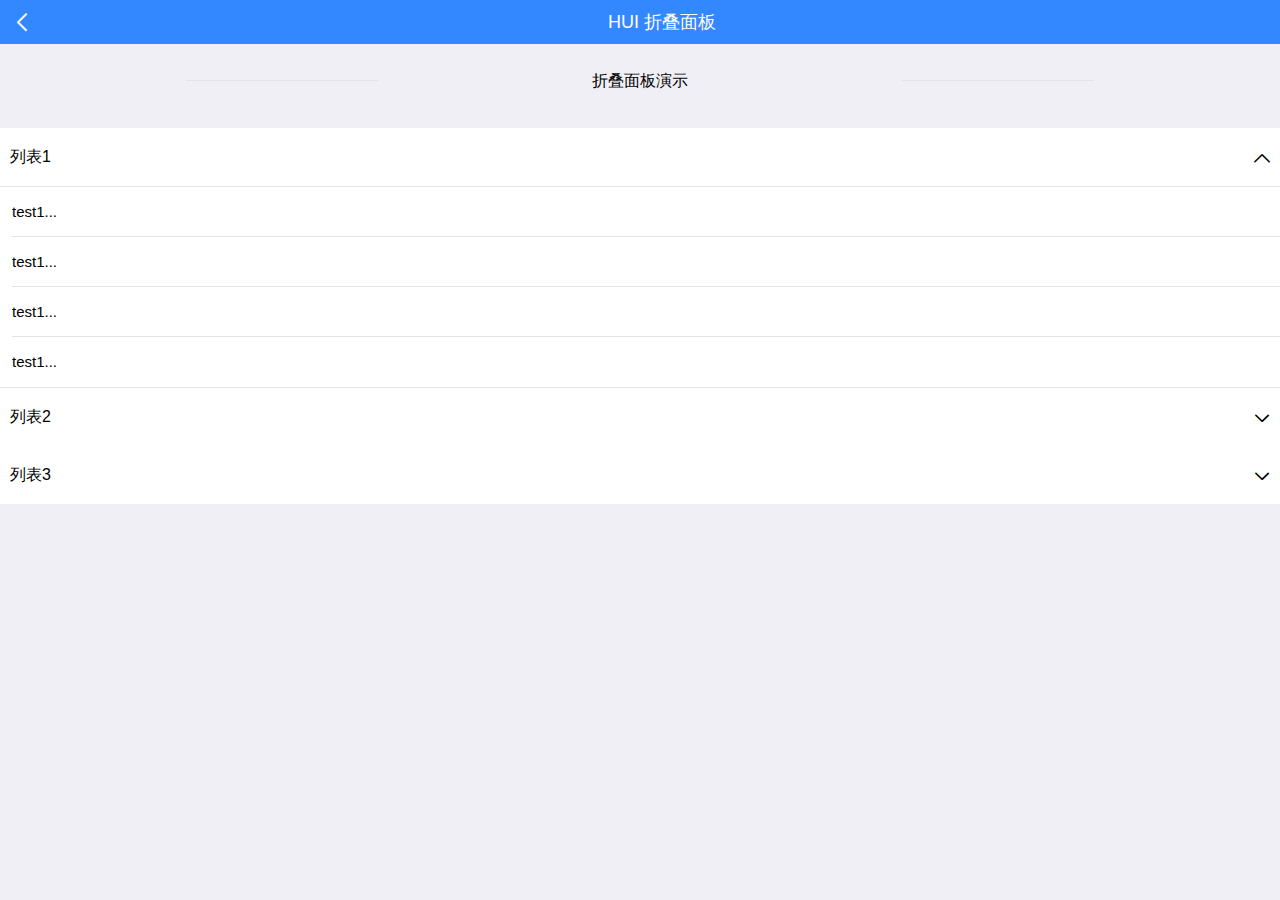
<file: demo/accordion.html>
<!DOCTYPE html>
<html>
<head>
<meta charset="utf-8">
<meta name="viewport" content="initial-scale=1.0, maximum-scale=1.0, user-scalable=no" />
<title>HUI 折叠面板</title>
<link rel="stylesheet" type="text/css" href="../css/hui.css" />
</head>
<body>
<header class="hui-header">
    <div id="hui-back"></div>
    <h1>HUI 折叠面板</h1>
</header>
<div class="hui-wrap">
	<div class="hui-common-title" style="margin-top:15px; padding-bottom:25px;">
		<div class="hui-common-title-line"></div>
		<div class="hui-common-title-txt">折叠面板演示</div>
		<div class="hui-common-title-line"></div>
	</div>
	<div class="hui-accordion">
        <div class="hui-accordion-title">列表1</div>
        <div class="hui-accordion-content hui-list">
            <ul>
                <li><div class="hui-list-text">test1...</div></li>
                <li><div class="hui-list-text">test1...</div></li>
                <li><div class="hui-list-text">test1...</div></li>
                <li><div class="hui-list-text">test1...</div></li>
            </ul>
        </div>
    </div>
    <div class="hui-accordion">
        <div class="hui-accordion-title">列表2</div>
        <div class="hui-accordion-content hui-list">
            <ul>
                <li><div class="hui-list-text">test2...</div></li>
                <li><div class="hui-list-text">test2...</div></li>
                <li><div class="hui-list-text">test2...</div></li>
                <li><div class="hui-list-text">test2...</div></li>
            </ul>
        </div>
    </div>
    <div class="hui-accordion">
        <div class="hui-accordion-title">列表3</div>
        <div class="hui-accordion-content hui-list">
            <ul>
                <li><div class="hui-list-text">test3...</div></li>
                <li><div class="hui-list-text">test3...</div></li>
                <li><div class="hui-list-text">test3...</div></li>
                <li><div class="hui-list-text">test3...</div></li>
            </ul>
        </div>
    </div>
</div>
<script type="text/javascript" src="../js/hui.js" charset="UTF-8"></script>
<script type="text/javascript" src="../js/hui-accordion.js"></script>
<script type="text/javascript">
hui.accordion(true, true);
</script>
</body>
</html>
</file>
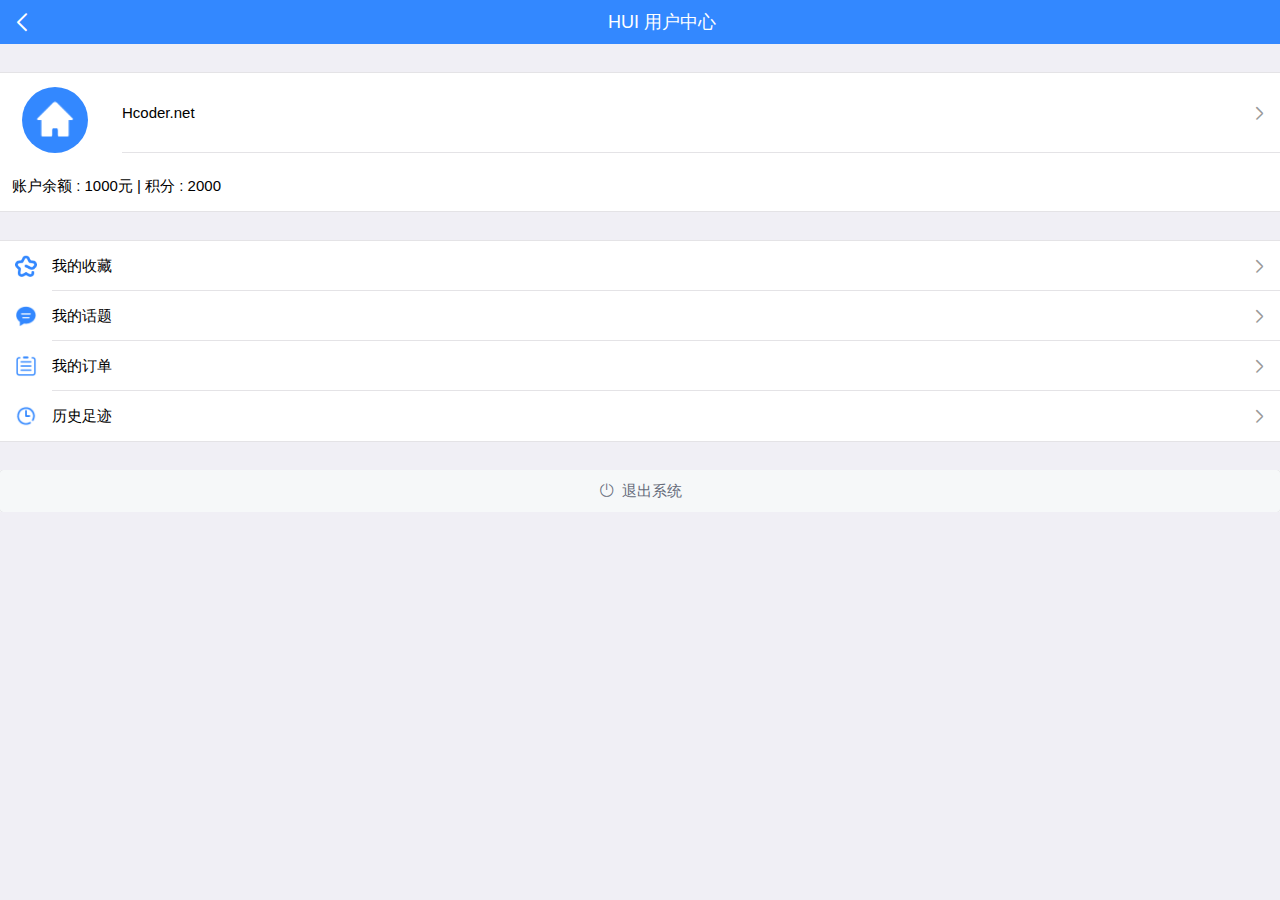
<file: demo/account.html>
<!DOCTYPE html>
<html>
<head>
<meta charset="utf-8">
<meta name="viewport" content="initial-scale=1.0, maximum-scale=1.0, user-scalable=no" />
<title>HUI 用户中心</title>
<link rel="stylesheet" type="text/css" href="../css/hui.css" />
</head>
<body>
<header class="hui-header">
    <div id="hui-back"></div>
    <h1>HUI 用户中心</h1>
</header>
<div class="hui-wrap">
    <div class="hui-list" style="background:#FFFFFF; margin-top:28px;">
        <a href="javascript:hui.toast('Hello Hcoder UI !');" style="height:auto; height:80px; padding-bottom:8px;">
    		<div class="hui-list-icons" style="width:110px; height:80px;">
    			<img src="../img/list/home.png" style="width:66px; margin:0px; border-radius:50%;" />
    		</div>
    		<div class="hui-list-text" style="height:79px; line-height:79px;">
    			<div class="hui-list-text-content">
    				Hcoder.net
    			</div>
    			<div class="hui-list-info">
    				<span class="hui-icons hui-icons-right"></span>
    			</div>
    		</div>
    	</a>
    	<a href="javascript:hui.toast('Hello Hcoder UI !');">
    		<div class="hui-list-text">
    			账户余额 : 1000元 | 积分 : 2000
    		</div>
    	</a>
    </div>
    <div class="hui-list" style="background:#FFFFFF; margin-top:28px;">
        <ul>
            <li>
            	<a href="javascript:void(0);">
            		<div class="hui-list-icons">
		    			<img src="../img/list/sc.png" />
		    		</div>
		    		<div class="hui-list-text">
		    			我的收藏
		    			<div class="hui-list-info">
		    				<span class="hui-icons hui-icons-right"></span>
		    			</div>
		    		</div>
            	</a>
           	</li>
            <li>
            	<a href="javascript:void(0);">
            		<div class="hui-list-icons">
		    			<img src="../img/list/ht.png" />
		    		</div>
		    		<div class="hui-list-text">
		    			我的话题
		    			<div class="hui-list-info">
		    				<span class="hui-icons hui-icons-right"></span>
		    			</div>
		    		</div>
            	</a>
           	</li>
           	<li>
            	<a href="javascript:void(0);">
            		<div class="hui-list-icons">
		    			<img src="../img/list/order.png" />
		    		</div>
		    		<div class="hui-list-text">
		    			我的订单
		    			<div class="hui-list-info">
		    				<span class="hui-icons hui-icons-right"></span>
		    			</div>
		    		</div>
            	</a>
           	</li>
           	<li>
            	<a href="javascript:void(0);">
            		<div class="hui-list-icons">
		    			<img src="../img/list/lishi.png" />
		    		</div>
		    		<div class="hui-list-text">
		    			历史足迹
		    			<div class="hui-list-info">
		    				<span class="hui-icons hui-icons-right"></span>
		    			</div>
		    		</div>
            	</a>
           	</li>
        </ul>
    </div>
    <div style="background:#FFFFFF; margin-top:28px;">
        <button type="button" class="hui-button hui-button-large" onclick="hui.toast('退出');">
        	<span class="hui-icons hui-icons-logoff"></span>退出系统
       	</button>
    </div>
</div>
<script type="text/javascript" src="../js/hui.js" charset="UTF-8"></script>
</body>
</html>
</file>
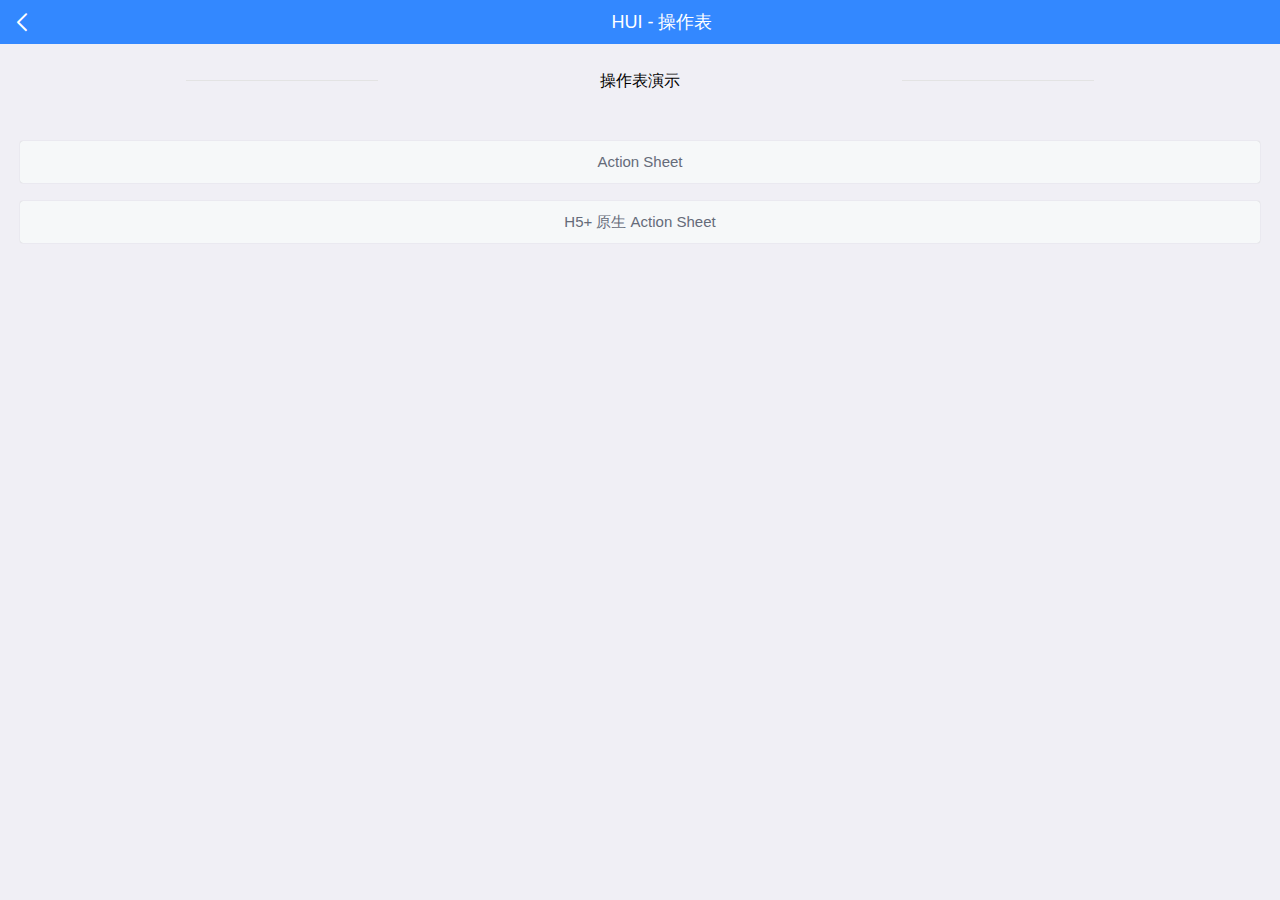
<file: demo/actionsheet.html>
<!DOCTYPE html>
<html>
<head>
<meta charset="utf-8">
<meta name="viewport" content="initial-scale=1.0, maximum-scale=1.0, user-scalable=no" />
<title>HUI - 操作表</title>
<link rel="stylesheet" type="text/css" href="../css/hui.css" />
</head>
<body>
<header class="hui-header">
    <div id="hui-back"></div>
    <h1>HUI - 操作表</h1>
</header>
<div class="hui-wrap">
	<div class="hui-common-title" style="margin-top:15px;">
		<div class="hui-common-title-line"></div>
		<div class="hui-common-title-txt">操作表演示</div>
		<div class="hui-common-title-line"></div>
	</div>
	<div style="padding:20px; padding-top:38px;">
        <button type="button" class="hui-button hui-button-large" id="btn1">Action Sheet</button>
        <button type="button" class="hui-button hui-button-large" id="btn2" style="margin-top:18px;">H5+ 原生 Action Sheet</button>
   </div>
</div>
<script src="../js/hui.js" type="text/javascript" charset="utf-8"></script>
<script type="text/javascript">
var meuns = ['拍照', '从相册中选择'];
var cancel = '取消';
hui('#btn1').click(function(){
    hui.actionSheet(meuns, cancel, function(e){
        console.log(e.index);
        hui.toast(e.innerHTML);
    });
});
//手册地址
//http://www.html5plus.org/doc/zh_cn/nativeui.html#plus.nativeUI.actionSheet
hui('#btn2').click(function(){
    if(!window.plus){
        hui.alert('只能在h5+环境下运行！');
        return false;
    }
    var actionbuttons = [{title : "微信好友"}, {title : "朋友圈"}];
    var actionstyle   = {title : "请选择分享类型", cancel : "取消", buttons : actionbuttons};
    plus.nativeUI.actionSheet(actionstyle, function(e){
        console.log(e.index);
    });
});
</script>
</body>
</html>
</file>
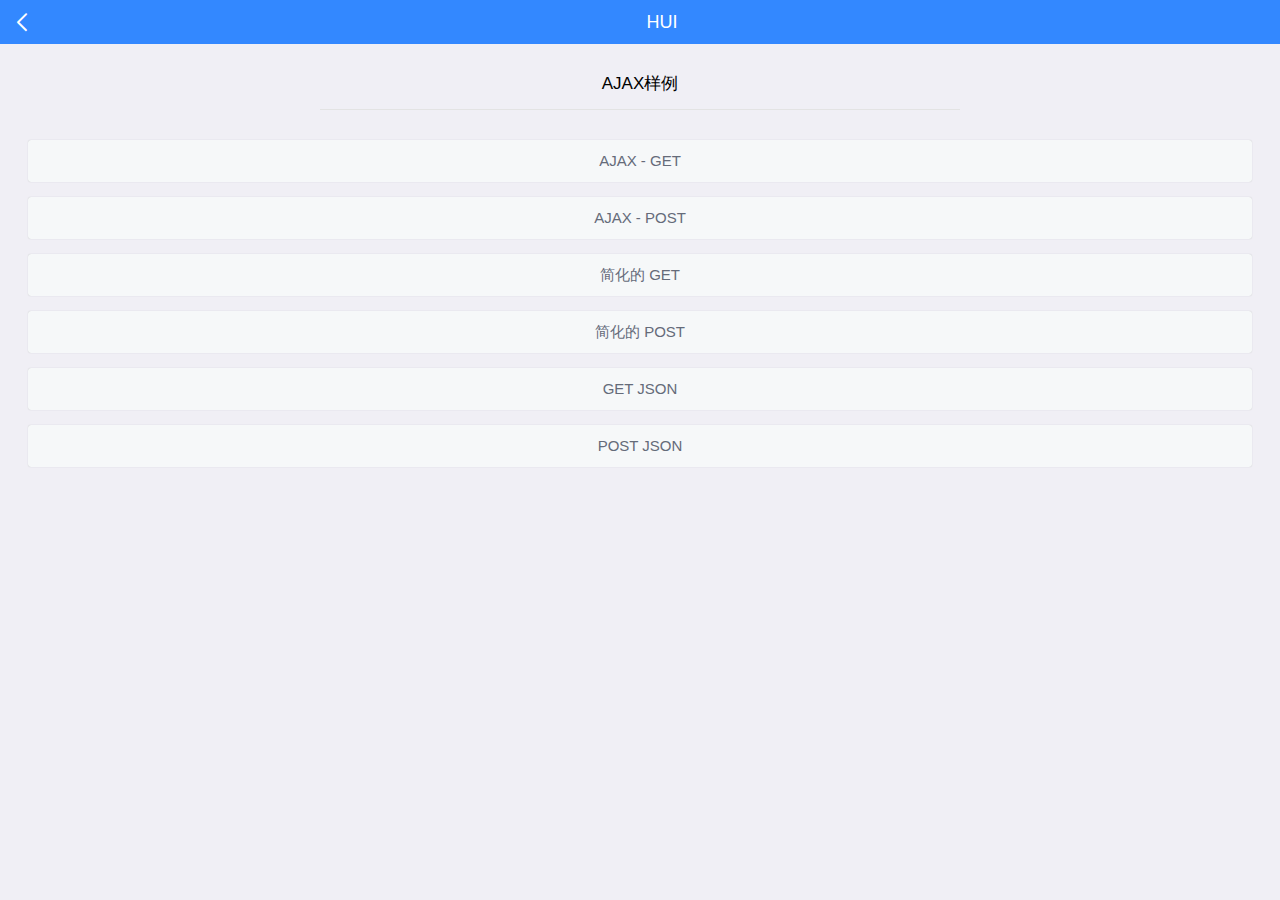
<file: demo/ajax.html>
<!DOCTYPE html>
<html>
<head>
<meta charset="utf-8">
<meta name="viewport" content="initial-scale=1.0, maximum-scale=1.0, user-scalable=no" />
<title>HUI </title>
<link rel="stylesheet" type="text/css" href="../css/hui.css" />
</head>
<body>
<header class="hui-header">
	<div id="hui-back"></div>
	<h1>HUI </h1>
</header>
<div class="hui-wrap">
	<div class="hui-center-title" style="margin-top:15px;"><h1>AJAX样例</h1></div>
	<div style="padding:20px 28px;">
		<button type="button" class="hui-button hui-button-large" id="btn1">AJAX - GET</button>
		<button type="button" class="hui-button hui-button-large" id="btn2" style="margin-top:15px;">AJAX - POST</button>
		<button type="button" class="hui-button hui-button-large" id="btn3" style="margin-top:15px;">简化的 GET</button>
		<button type="button" class="hui-button hui-button-large" id="btn4" style="margin-top:15px;">简化的 POST</button>
		<button type="button" class="hui-button hui-button-large" id="btn5" style="margin-top:15px;">GET JSON</button>
		<button type="button" class="hui-button hui-button-large" id="btn6" style="margin-top:15px;">POST JSON</button>
	</div>
</div>
<script type="text/javascript" src="../js/hui.js" charset="UTF-8"></script>
<script type="text/javascript">
hui('#btn1').click(function(){
	hui.ajax({
		url : 'http://hoa.hcoder.net',
		beforeSend : function(){hui.loading();},
		complete   : function(){hui.closeLoading();},
		success : function(res){hui.toast(res);},
		error : function(e){
			console.log(JSON.stringify(e));
			hui.iconToast('读取消息失败', 'warn');
		}
	});
});
hui('#btn2').click(function(){
	hui.ajax({
		url  : 'http://hoa.hcoder.net/index.php',
		type : 'POST',
		data : {name:'hcoder', age : 18},
		beforeSend : function(){hui.loading();},
		complete   : function(){hui.closeLoading();},
		success : function(res){
			console.log(res);
			hui.toast(res.name);
		},
		error : function(e){
			console.log(JSON.stringify(e));
			hui.iconToast('读取消息失败', 'warn');
		},
		'backType' : "JSON"
	});
});
hui('#btn3').click(function(){
	hui.get(
		'http://hoa.hcoder.net/index.php',
		function(res){
			console.log(res);
			hui.toast(res);
		},
		function(e){
			hui.iconToast('读取消息失败', 'warn');
		}
	);
});
hui('#btn4').click(function(){
	hui.post(
		'http://hoa.hcoder.net/index.php',
		{name:'hcoder', age:18},
		function(res){
			console.log(res);
			hui.toast(res);
		},
		function(e){
			hui.iconToast('读取消息失败', 'warn');
		}
	);
});
hui('#btn5').click(function(){
	hui.getJSON(
		'http://hoa.hcoder.net/index.php?m=getJson',
		function(res){
			console.log(res);
			hui.toast(res.name +' 版本 : ' + res.verson);
		},
		function(e){
			hui.iconToast('读取消息失败', 'warn');
		}
	);
});
hui('#btn6').click(function(){
	hui.postJSON(
		'http://hoa.hcoder.net/index.php',
		{name:'hcoder', age:20},
		function(res){
			console.log(res);
			hui.toast(res.name +' age : ' + res.age);
		},
		function(e){
			hui.iconToast('读取消息失败', 'warn');
		}
	);
});
</script>
</body>
</html>
</file>
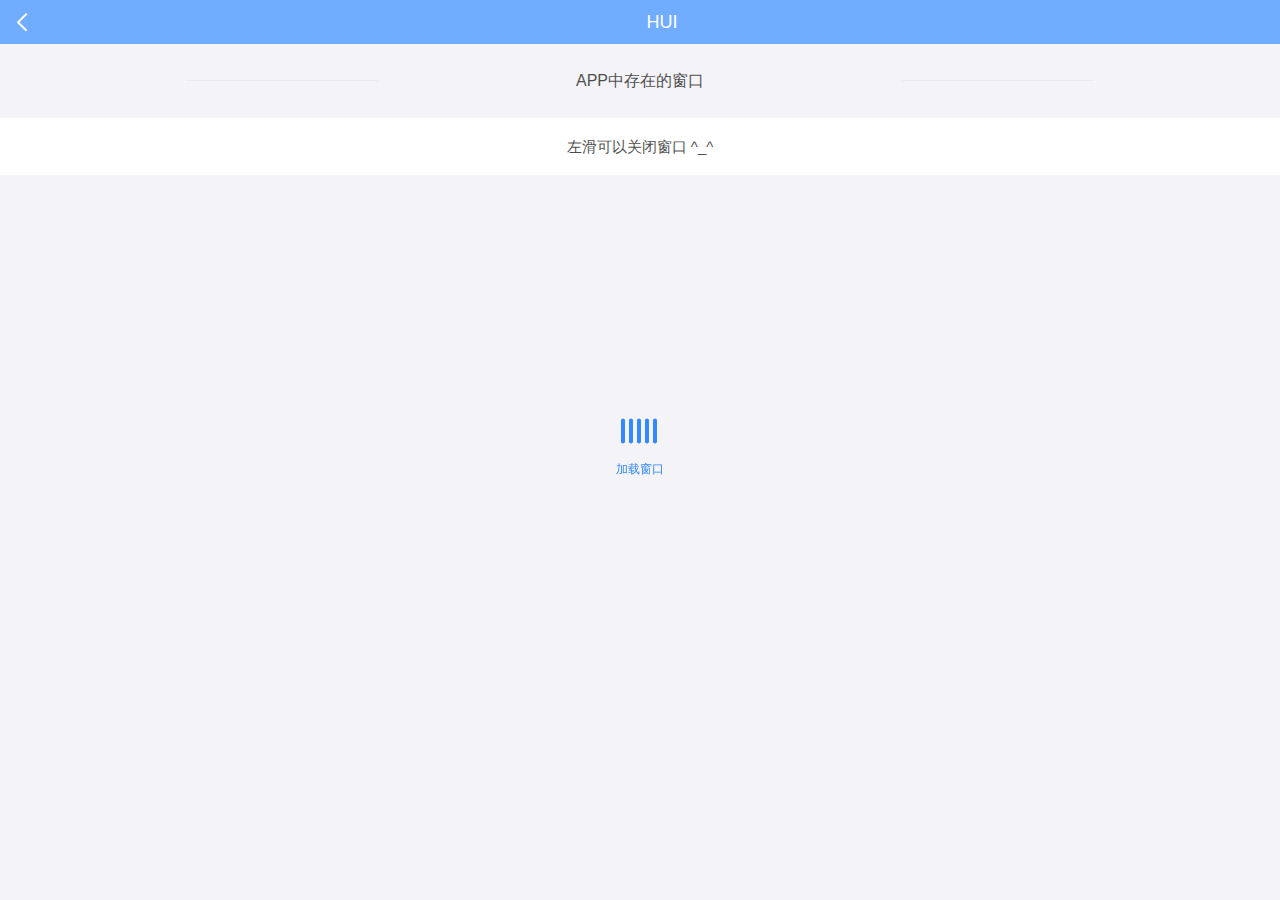
<file: demo/allviews.html>
<!DOCTYPE html>
<html>
<head>
<meta charset="utf-8">
<meta name="viewport" content="initial-scale=1.0, maximum-scale=1.0, user-scalable=no" />
<title>HUI</title>
<link rel="stylesheet" type="text/css" href="../css/hui.css" />
</head>
<body>
<header class="hui-header">
    <div id="hui-back"></div>
    <h1>HUI </h1>
</header>
<div class="hui-wrap">
	<div class="hui-common-title" style="margin-top:15px;">
		<div class="hui-common-title-line"></div>
		<div class="hui-common-title-txt">APP中存在的窗口</div>
		<div class="hui-common-title-line"></div>
	</div>
	<div class="hui-text hui-text-center" style="padding:15px 20px; background:#FFFFFF; margin-top:15px;">左滑可以关闭窗口 ^_^</div>
	<div id="viewslist"></div>
</div>
<script src="../js/hui.js" type="text/javascript" charset="utf-8"></script>
<script type="text/javascript">
hui.loading('加载窗口');
hui.plusReady(function(){
	var views = hui.allViews();
	console.log(JSON.stringify(views));
	var html  = '';
	for(var k = 0; k < views.length; k++){
		html += '<div class="hui-swipe-do">'+
		'<div class="hui-swipe-do-doms">'+
			'<div class="hui-swipe-do-content">'+
				'<div style="padding-left:12px; line-height:60px;">'+views[k].id+'</div>'+
			'</div>'+
			'<div class="hui-swipe-do-btn" onclick="removeDom(this,\''+views[k].id+'\');">删除</div>'+
		'</div>'+
	'</div>';
	}
	hui('#viewslist').html(html);
	hui.swipeDo();
	hui.closeLoading();
});
function removeDom(cdom, vid){
	console.log(vid);
	var view = hui.getViewById(vid);
	var dDom = hui(cdom).parent().parent();
	dDom.hide(true);
	setTimeout(function(){
		dDom.remove();
		plus.webview.close(view, 'slide-out-right');
	}, 300);
}
</script>
</body>
</html>
</file>
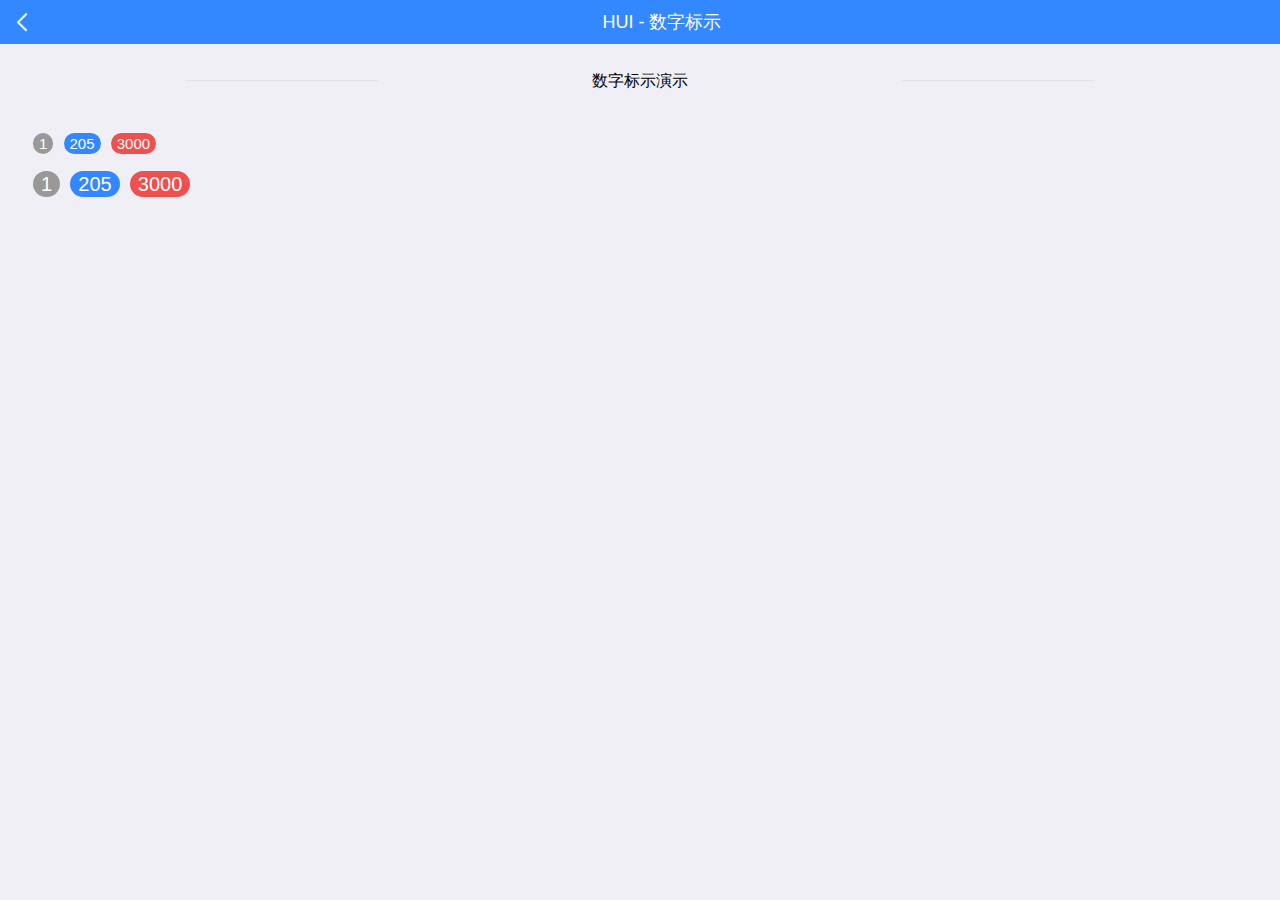
<file: demo/badge.html>
<!DOCTYPE html>
<html>
<head>
<meta charset="utf-8">
<meta name="viewport" content="initial-scale=1.0, maximum-scale=1.0, user-scalable=no" />
<title>HUI - 数字标示</title>
<link rel="stylesheet" type="text/css" href="../css/hui.css" />
</head>
<body>
<header class="hui-header">
    <div id="hui-back"></div>
    <h1>HUI - 数字标示</h1>
</header>
<div class="hui-wrap">
	<div class="hui-common-title" style="margin-top:15px;">
		<div class="hui-common-title-line"></div>
		<div class="hui-common-title-txt">数字标示演示</div>
		<div class="hui-common-title-line"></div>
	</div>
	<div style="padding:30px;">
		<span class="hui-badge">1</span>
		<span class="hui-badge hui-primary">205</span>
		<span class="hui-badge hui-danger">3000</span>
		<br /><br />
		<span class="hui-badge" style="font-size:20px; padding:3px 8px;">1</span>
		<span class="hui-badge hui-primary" style="font-size:20px; padding:3px 8px;">205</span>
		<span class="hui-badge hui-danger" style="font-size:20px; padding:3px 8px;">3000</span>
	</div>
</div>
<script src="../js/hui.js" type="text/javascript" charset="utf-8"></script>
</body>
</html>
</file>
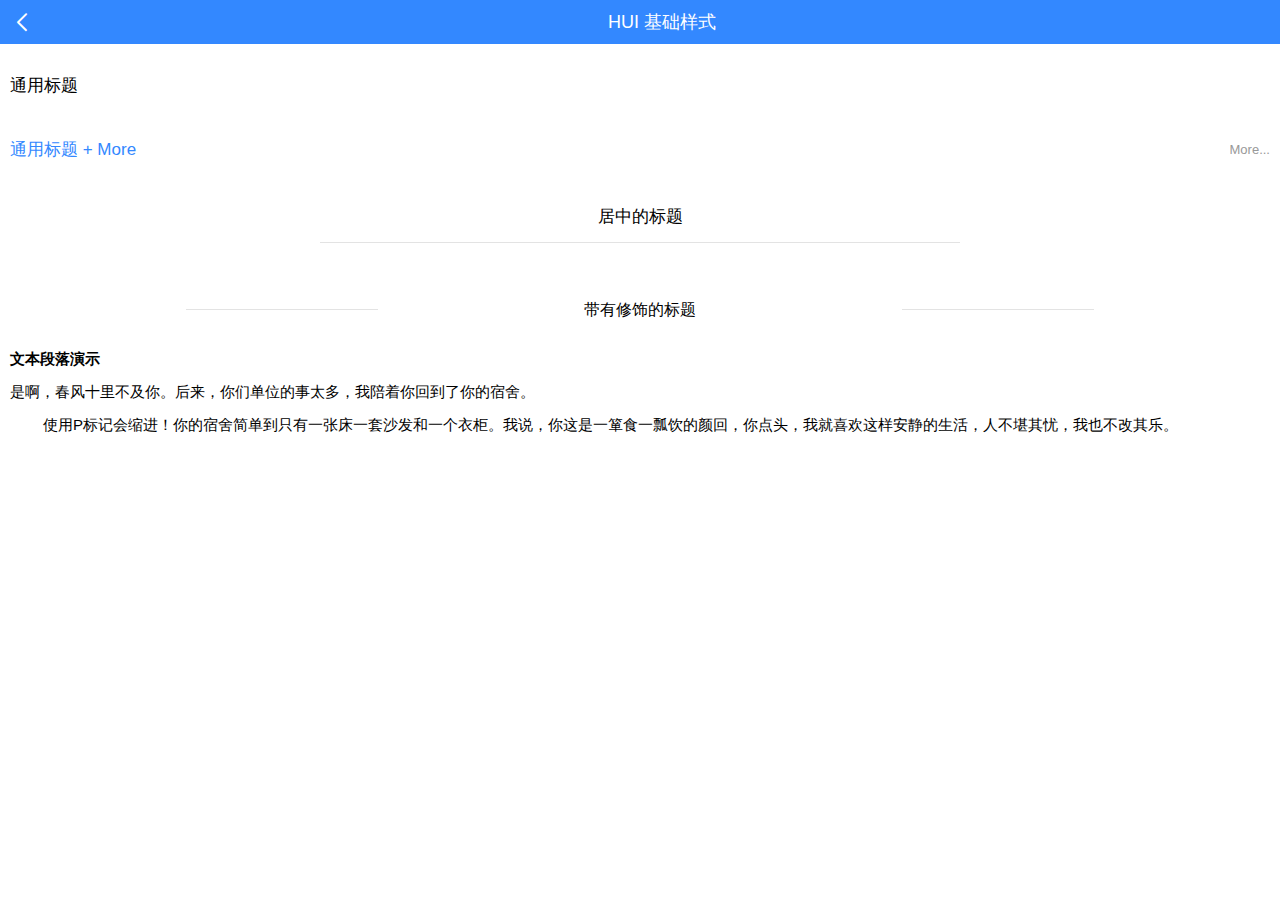
<file: demo/base.html>
<!DOCTYPE html>
<html>
<head>
<meta charset="utf-8">
<meta name="viewport" content="initial-scale=1.0, maximum-scale=1.0, user-scalable=no" />
<title>HUI</title>
<link rel="stylesheet" type="text/css" href="../css/hui.css" />
<style type="text/css">
body{background:#FFF;}
.line{height:20px;}
</style>
</head>
<body>
<header class="hui-header">
    <div id="hui-back"></div>
    <h1>HUI 基础样式</h1>
</header>
<div class="hui-wrap">
	<div class="line"></div>
	<div class="hui-title">
		通用标题
	</div>
	<div class="line"></div>
	<div class="hui-title hui-primary-txt">
		通用标题 + More
		<div class="hui-more"><a href="javascript:hui.toast('more...')">More...</a></div>
	</div>
	<div class="line"></div>
	<div class="hui-center-title">
		<h1>居中的标题</h1>
	</div>
	<div class="line"></div>
	<div class="hui-common-title" style="margin-top:15px;">
		<div class="hui-common-title-line"></div>
		<div class="hui-common-title-txt">带有修饰的标题</div>
		<div class="hui-common-title-line"></div>
	</div>
	<div class="hui-content" style="padding:10px;">
		<h2>文本段落演示</h2>
		是啊，春风十里不及你。后来，你们单位的事太多，我陪着你回到了你的宿舍。
		<p>使用P标记会缩进！你的宿舍简单到只有一张床一套沙发和一个衣柜。我说，你这是一箪食一瓢饮的颜回，你点头，我就喜欢这样安静的生活，人不堪其忧，我也不改其乐。</p>
	</div>
</div>
<script src="../js/hui.js" type="text/javascript" charset="utf-8"></script>
</body>
</html>
</file>
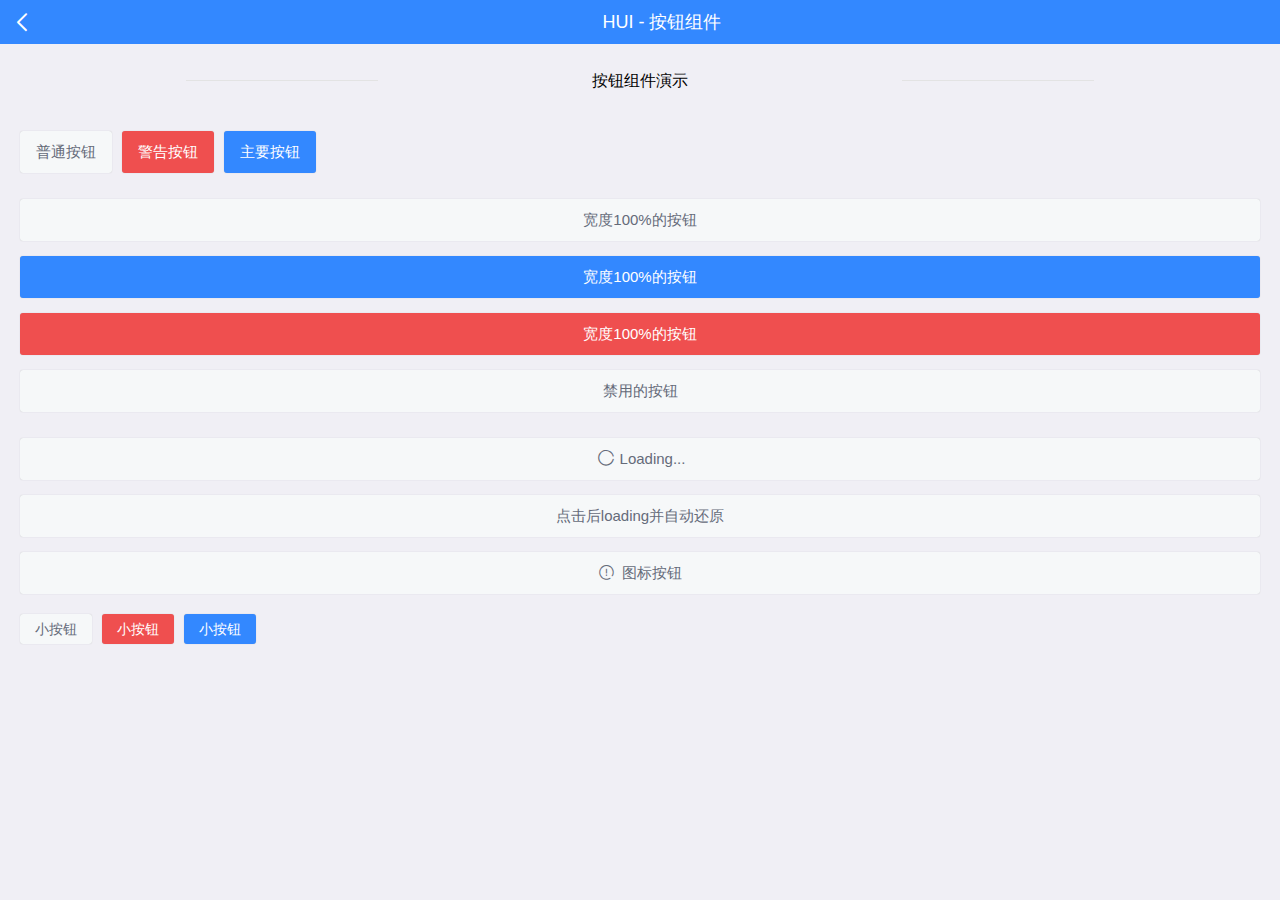
<file: demo/button.html>
<!DOCTYPE html>
<html>
<head>
<meta charset="utf-8">
<meta name="viewport" content="initial-scale=1.0, maximum-scale=1.0, user-scalable=no" />
<title>HUI - 按钮组件</title>
<link rel="stylesheet" type="text/css" href="../css/hui.css" />
</head>
<body>
<header class="hui-header">
    <div id="hui-back"></div>
    <h1>HUI - 按钮组件</h1>
</header>
<div class="hui-wrap">
	<div class="hui-common-title" style="margin-top:15px;">
		<div class="hui-common-title-line"></div>
		<div class="hui-common-title-txt">按钮组件演示</div>
		<div class="hui-common-title-line"></div>
	</div>
	<div style="padding:28px 20px 10px 20px;" id="btnList1">
        <button type="button" class="hui-button hui-fl">普通按钮</button>
        <button type="button" class="hui-button hui-danger hui-fl" style="margin-left:10px;">警告按钮</button>
        <button type="button" class="hui-button hui-primary hui-fl" style="margin-left:10px;">主要按钮</button>
    </div>
    <div style="padding:1px 20px;" id="btnList2">
        <button type="button" class="hui-button hui-button-large" style="margin-top:15px;">宽度100%的按钮</button>
        <button type="button" class="hui-button hui-button-large hui-primary" style="margin-top:15px;">宽度100%的按钮</button>
        <button type="button" class="hui-button hui-button-large hui-danger" style="margin-top:15px;">宽度100%的按钮</button>
        <button type="button" class="hui-button hui-button-large" style="margin-top:15px;" disabled="disabled">禁用的按钮</button>
    </div>
    <div style="padding:10px 20px;">
        <button type="button" class="hui-button hui-button-large" style="margin-top:15px;" id="loadingBtn1">loading按钮</button>
        <button type="button" class="hui-button hui-button-large" style="margin-top:15px;" id="loadingBtn2">点击后loading并自动还原</button>
        <button type="button" class="hui-button hui-button-large" style="margin-top:15px;"><span class="hui-icons hui-icons-warn"></span>图标按钮</button>
    </div>
    <div style="padding:10px 20px;">
        <button type="button" class="hui-button hui-button-small hui-fl">小按钮</button>
        <button type="button" class="hui-button hui-button-small hui-danger hui-fl" style="margin:0px 10px;">小按钮</button>
        <button type="button" class="hui-button hui-button-small hui-primary hui-fl">小按钮</button>
    </div>
</div>
<script src="../js/hui.js" type="text/javascript" charset="utf-8"></script>
<script type="text/javascript">
hui('#btnList1').find('button').click(function(){hui.toast('ok');});
hui('#btnList2').find('button').click(function(){hui.toast('Hi...');});
hui('#loadingBtn1').loadingButton();
hui('#loadingBtn2').click(function(){
    if(hui(this).buttonIsLoading()){return false;}
    hui(this).loadingButton('加载中...');
    setTimeout(function(){
        hui('#loadingBtn2').resetLoadingButton();
    }, 2000);
});
</script>
</body>
</html>
</file>
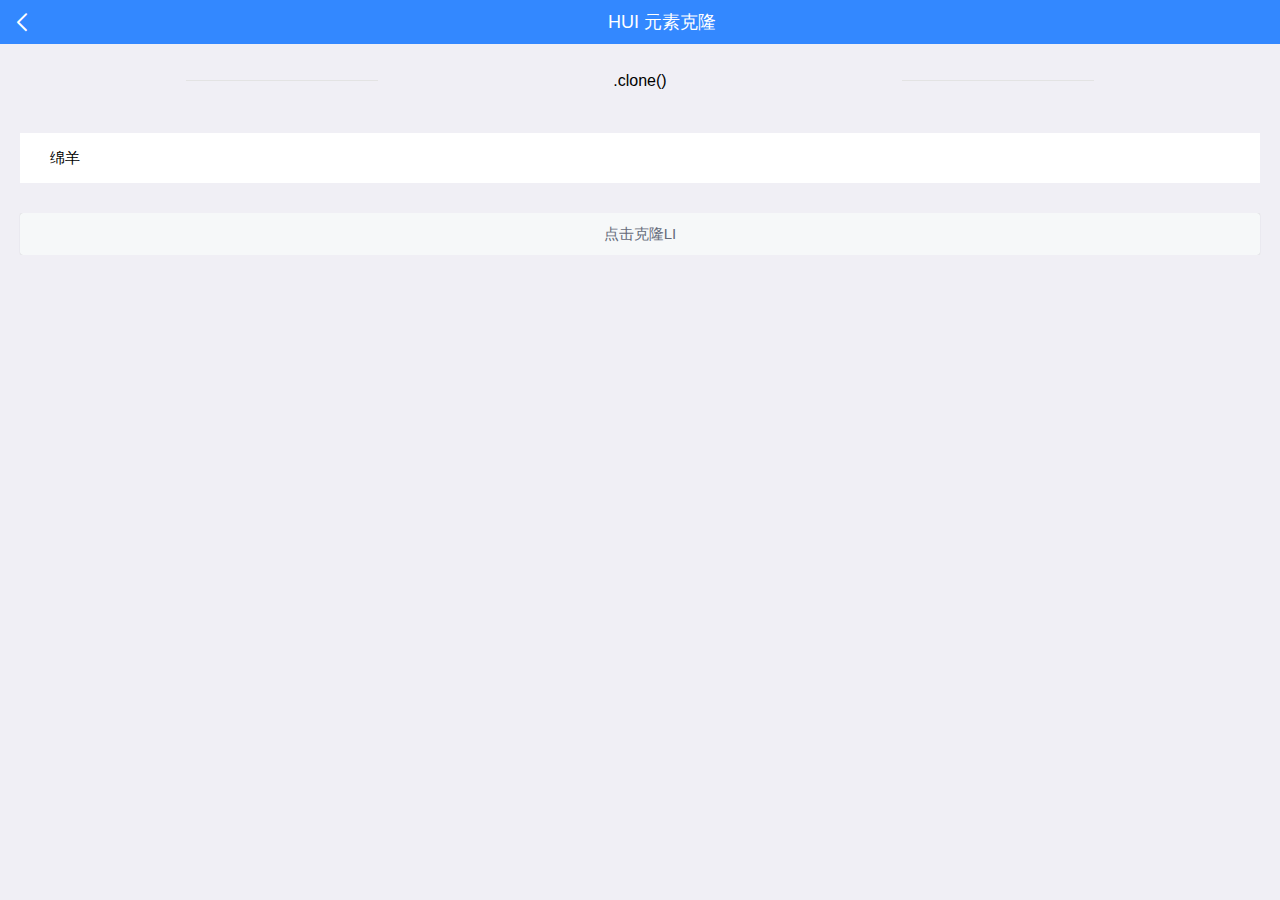
<file: demo/clone.html>
<!DOCTYPE html>
<html>
<head>
<meta charset="utf-8">
<meta name="viewport" content="initial-scale=1.0, maximum-scale=1.0, user-scalable=no" />
<title>HUI</title>
<link rel="stylesheet" type="text/css" href="../css/hui.css" />
</head>
<body>
<header class="hui-header">
    <div id="hui-back"></div>
    <h1>HUI 元素克隆</h1>
</header>
<div class="hui-wrap">
	<div class="hui-common-title" style="margin-top:15px;">
		<div class="hui-common-title-line"></div>
		<div class="hui-common-title-txt">.clone()</div>
		<div class="hui-common-title-line"></div>
	</div>
	<div style="padding:20px;">
		<ul id="ul">
			<li id="li1" style="background:#FFFFFF; line-height:50px; margin:10px 0px; text-indent:2em;">绵羊</li>
		</ul>
	</div>
	<div style="padding:0 20px;">
		<button type="button" class="hui-button hui-button-large">点击克隆LI</button>
	</div>
</div>
<script src="../js/hui.js" type="text/javascript" charset="utf-8"></script>
<script type="text/javascript">
hui('button').click(function(){
	hui('#ul li').eq(0).clone().appendTo('#ul');
});
</script>
</body>
</html>
</file>
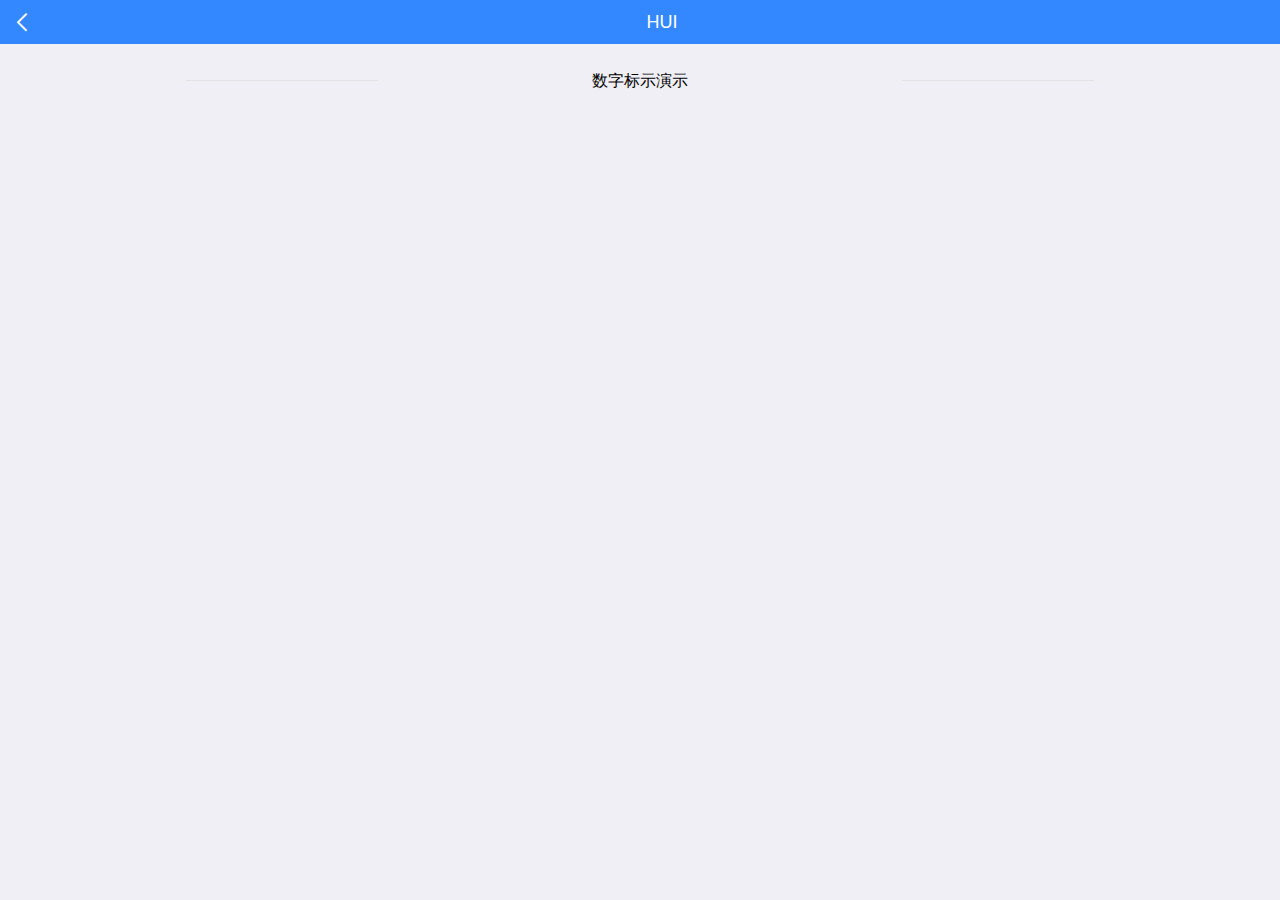
<file: demo/copy.html>
<!DOCTYPE html>
<html>
<head>
<meta charset="utf-8">
<meta name="viewport" content="initial-scale=1.0, maximum-scale=1.0, user-scalable=no" />
<title>HUI</title>
<link rel="stylesheet" type="text/css" href="../css/hui.css" />
</head>
<body>
<header class="hui-header">
    <div id="hui-back"></div>
    <h1>HUI </h1>
</header>
<div class="hui-wrap">
	<div class="hui-common-title" style="margin-top:15px;">
		<div class="hui-common-title-line"></div>
		<div class="hui-common-title-txt">数字标示演示</div>
		<div class="hui-common-title-line"></div>
	</div>
	<div>
		
	</div>
</div>
<script src="../js/hui.js" type="text/javascript" charset="utf-8"></script>
<script type="text/javascript">

</script>
</body>
</html>
</file>
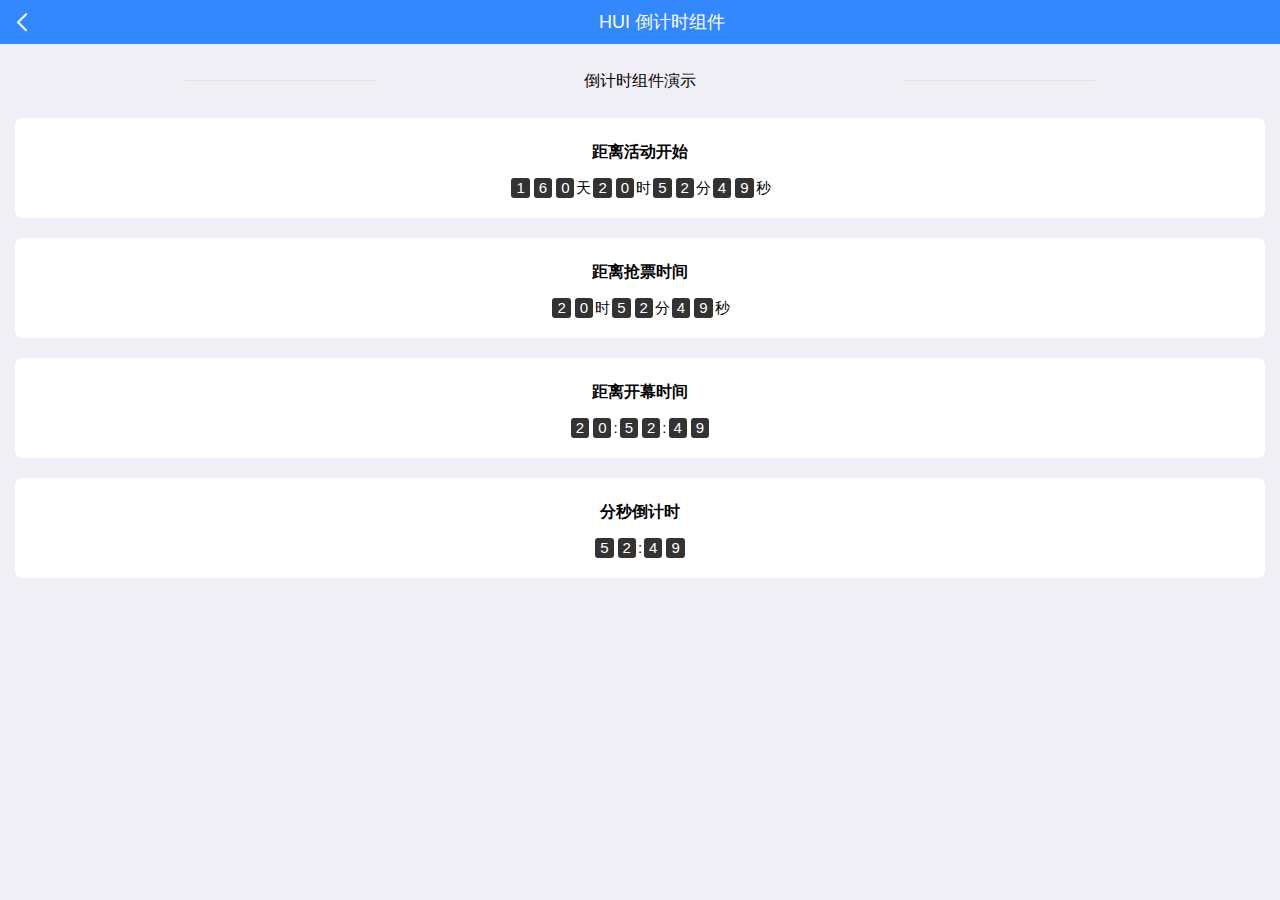
<file: demo/countdown.html>
<!DOCTYPE html>
<html>
<head>
<meta charset="utf-8">
<meta name="viewport" content="initial-scale=1.0, maximum-scale=1.0, user-scalable=no" />
<title>HUI</title>
<link rel="stylesheet" type="text/css" href="../css/hui.css" />
</head>
<body>
<header class="hui-header">
    <div id="hui-back"></div>
    <h1>HUI 倒计时组件</h1>
</header>
<div class="hui-wrap">
	<div class="hui-common-title" style="margin-top:15px;">
		<div class="hui-common-title-line"></div>
		<div class="hui-common-title-txt">倒计时组件演示</div>
		<div class="hui-common-title-line"></div>
	</div>
	<div style="padding:15px;">
		<div style="padding:20px; border-radius:8px; background:#FFFFFF;">
			<div style="text-align:center; line-height:28px; font-weight:700; padding-bottom:12px; font-size:16px;">距离活动开始</div>
			<div id="countdown1"></div>
		</div>
		<div style="padding:20px; border-radius:8px; background:#FFFFFF; margin-top:20px;">
			<div style="text-align:center; line-height:28px; font-weight:700; padding-bottom:12px; font-size:16px;">距离抢票时间</div>
			<div id="countdown2"></div>
		</div>
		<div style="padding:20px; border-radius:8px; background:#FFFFFF; margin-top:20px;">
			<div style="text-align:center; line-height:28px; font-weight:700; padding-bottom:12px; font-size:16px;">距离开幕时间</div>
			<div id="countdown3"></div>
		</div>
		<div style="padding:20px; border-radius:8px; background:#FFFFFF; margin-top:20px;">
			<div style="text-align:center; line-height:28px; font-weight:700; padding-bottom:12px; font-size:16px;">分秒倒计时</div>
			<div id="countdown4"></div>
		</div>
	</div>
</div>
<script src="../js/hui.js" type="text/javascript" charset="utf-8"></script>
<script type="text/javascript">
/* 
 * hui.countdown()函数说明：
 * 参数1: 时间的标准格式 2018-09-01 12:50:10 [严格遵守系统会进行校验]
 * 参数2: domId
 * 参数3: 展示类型
 *       1. xx天xx时xx分xx秒
 * 		 2. xx时xx分xx秒
 *       3. xx:xx:xx
 *       4. xx:xx [xx分:xx秒]
 */
var dater = new Date();
var timer = (dater.getFullYear()+1) + '-01-01 12:00:00';
hui.countdown(timer, '#countdown1', 1);
hui.countdown(timer,'#countdown2', 2);
hui.countdown(timer,'#countdown3', 3);
hui.countdown(timer,'#countdown4', 4);
</script>
</body>
</html>
</file>
<file: css/hui.css>
/* 
版本 : hui 3.0
作者 : 深海 5213606@qq.com 
官网 : http://www.hcoder.net/hui
*/
*{margin:0; padding:0; font-size:15px; color:#000000; outline:none; -webkit-text-size-adjust:100%; -webkit-font-smoothing:antialiased; -moz-osx-font-smoothing:grayscale; font-style:normal; -webkit-tap-highlight-color:transparent; font-family:sans-serif;}
div{overflow:hidden;}
::-webkit-scrollbar{display:none;}
a{color:#000000; text-decoration:none; -webkit-tap-highlight-color:rgba(200,200,200,0.2);}
a:active{color:#000000;}
img{border:none;}
ul{list-style-type:none;}
body{background:#F0EFF5; -webkit-user-select:none; -moz-user-select:none;}
input{-webkit-appearance: none; -moz-appearance: none; -o-appearance: none; appearance: none;}
textarea{resize:none; background:inherit;}
.hui-flex{display:flex;}
.hui-fl{float:left !important}
.hui-fr{float:right !important;}
.hui-wrap{width:100%;}
.hui-no-border{border:none !important;}
.hui-common-text{line-height:2.2em;}
.hui-common-padding{padding:10px;}
.hui-show{display:block !important;}
.hui-hide{display:none !important;}
.hui-text{line-height:1.8em;}
.hui-primary-txt{color:#3388FF !important;}
.hui-danger-txt{color:#EF4F4F !important;}
.hui-text-center{text-align:center !important;}
.hui-click{}
.hui-click:active{background-color:#ECECEC;}
/* 通用标题 */
.hui-title{width:100%; height:44px; line-height:44px; font-size:17px; padding:0px 10px; -webkit-box-sizing:border-box; -moz-box-sizing:border-box; box-sizing:border-box;}
.hui-more{float:right; font-size:12px; color:#999999;}
.hui-more a{font-size:13px; color:#999999;}
/* 居中的标题 */
.hui-center-title{width:100%; margin-bottom:10px;}
.hui-center-title h1{width:50%; margin:0 auto; text-align:center; border-bottom:1px solid #E3E3E3; height:50px; line-height:50px; font-size:17px; overflow:hidden; font-weight:400;}
/* 带有修饰的通用标题 */
.hui-common-title{width:100%; height:44px; display:flex; justify-content:center;}
.hui-common-title-txt{width:35%; text-align:center; line-height:44px; font-size:16px;}
.hui-common-title-line{width:15%; margin:0 3%; height:1px; background:#E3E3E3; margin-top:21px;}
/* 文本 */
.hui-content{line-height:2.2em; font-size:15px; position:relative;}
.hui-content *{line-height:2.2em; font-size:15px;}
.hui-content img{width:100%;}
.hui-content p{text-indent:2.2em;}
/* 头部导航 */
.hui-header{display:flex; width:100%; height:44px; text-align:center; top:0px; left:0px; position:fixed; z-index:19; background:#3388FF;}
.hui-header h1{font-size:18px; height:44px; line-height:44px; overflow:hidden; width:100%; padding:0px 38px 0px 38px; text-align:center; font-weight:400; white-space:nowrap; text-overflow:ellipsis; color:#FFF;}
.hui-header + .hui-wrap{padding-top:44px;}
#hui-back{width:44px; height:44px; font-family:"hui-font"; line-height:44px; text-align:center; flex-shrink:0;}
#hui-back:before{content:"\e6a5"; font-size:18px; color:#FFFFFF;}
#hui-header-menu{width:44px; height:44px; line-height:44px; font-family:"hui-font"; flex-shrink:0;}
#hui-header-menu:before{content:"\e60e"; font-size:25px; color:#FFFFFF;}
/* 列表 */
.hui-list{padding:0px; border:1px solid #E4E3E6; border-left:0; border-right:0; background:#FFFFFF;}
.hui-list li{position:relative; display:flex; width:100%; overflow:hidden; height:50px;}
.hui-list li > a, .hui-list > a{display:flex; width:100%; height:50px; overflow:hidden;}
.hui-list li:active, .hui-list > a:active{background-color:#ECECEC;}
.hui-list-text{line-height:49px; height:49px; width:100%; margin-left:12px; border-bottom:1px solid #E4E3E6; overflow:hidden; white-space:nowrap; text-overflow:ellipsis; display:flex; justify-content:space-between;}
.hui-list-text-content{width:100%; white-space:nowrap; text-overflow:ellipsis;}
.hui-list-icons{margin:14px 0px; width:40px; text-align:center; flex-shrink:0; font-size:25px; text-align:center; line-height:22px; color:#3388FF;}
.hui-list-icons img{width:22px; margin-left:12px;}
.hui-list-info{color:#999; float:right; padding-right:6px !important; font-size:13px; flex-shrink:0;}
.hui-list-info *{color:#999; font-size:13px;}
.hui-list li:last-child .hui-list-text, .hui-list > a:last-child .hui-list-text{border:0;}
/* media list */
.hui-media-list{}
.hui-media-list li{display:flex; padding:8px; margin-bottom:10px; background:#FFFFFF; overflow:hidden; justify-content:space-between;}
.hui-media-list li a{padding:0px; display:flex; width:100%; overflow:hidden; justify-content:space-between;}
.hui-media-list .hui-media-list-img{width:25%; font-size:0px;}
.hui-media-list img{width:100%;}
.hui-media-content{width:72%;}
.hui-media-content h1{font-size:15px; line-height:1.5em; padding:0px 6px 3px 0px; font-weight:400;}
.hui-media-content p{font-size:13px; line-height:1.5em; padding:0px 8px 0px 0px; color:#999999; word-break:break-word;}
/* image list */
.hui-img-list{position:relative;}
.hui-img-list li{position:relative; margin-bottom:12px; -webkit-box-sizing:border-box; -moz-box-sizing:border-box; box-sizing:border-box; overflow:hidden; padding:0px 3px;}
.hui-img-list li a{display:block; padding:0px;}
.hui-img-list img{display:block; width:100%; background:#FFFFFF; font-size:0px;}
.hui-img-list-content{padding:8px 8px 10px 8px; background:#FFFFFF;}
.hui-img-list h1{font-size:16px; line-height:1.8em; font-weight:400;}
.hui-img-list p{font-size:13px; line-height:1.6em; color:#999999; word-break:break-word;}
/* 按钮 */
.hui-button{-webkit-appearance:none; -moz-appearance:none; appearance:none; border-radius:3px; border:0; -webkit-box-sizing:border-box; -moz-box-sizing:border-box; box-sizing:border-box; display:block; font-size:15px; height:42px; line-height:42px; outline:0; overflow: hidden; position:relative; text-align:center; color:#656B79; background-color:#F6F8F9; box-shadow:0 0 1px #B8BBBF; padding:0px 16px;}
.hui-button *{color:inherit;}
.hui-button:active{background:#C8C8C8;}
.hui-button-large{width:100%;}
.hui-primary{background:#3388FF !important; color:#FFFFFF !important;}
.hui-primary:active{background:#0066CC !important;}
.hui-danger{background:#EF4F4F !important; color:#FFFFFF !important;}
.hui-danger:active{background:#FF0000 !important;}
.hui-button-small{height:30px; line-height:30px; padding:0px 15px; text-align:center; font-size:14px; border-radius:3px;}
/* laoding button */
@keyframes hui-a-rotate360{0%{transform:rotate(0deg);} 50%{transform:rotate(180deg);} 100%{transform:rotate(360deg);}}
@-webkit-keyframes hui-a-rotate360{0%{-webkit-transform:rotate(0deg);} 50%{-webkit-transform:rotate(180deg);} 100%{-webkit-transform:rotate(360deg);}}
@-moz-keyframes hui-a-rotate360{0%{-moz-transform:rotate(0deg);} 50%{-moz-transform:rotate(180deg);} 100%{-moz-transform:rotate(360deg);}}
@-o-keyframes hui-a-rotate360{0%{-o-transform:rotate(0deg);} 50%{-o-transform:rotate(180deg);} 100%{-o-transform:rotate(360deg);}}
.hui-loading-wrap{position:absolute; z-index:1; left:50%; top:50%; -webkit-transform:translate(-50%, -50%); transform:translate(-50%, -50%); -moz-transform:translate(-50%, -50%); -o-transform:translate(-50%, -50%);}
.hui-loading{width:22px; height:22px; line-height:20px; font-size:18px; text-align:center; font-family:"hui-font" !important; animation:hui-a-rotate360 1s infinite linear; -webkit-animation:hui-a-rotate360 1s infinite linear; -moz-animation:hui-a-rotate360 1s infinite linear; -o-animation:hui-a-rotate360 1s infinite linear; float:left;}
.hui-loading:before{content:"\e647";}
.hui-loading-text{float:left; line-height:inherit; padding-left:3px;}
/* 折叠面板 */
.hui-accordion{}
.hui-accordion-title{width:100%; height:58px; line-height:58px; font-size:16px; background:#FFFFFF; padding:0px 10px; box-sizing:border-box; font-weight:400;}
.hui-accordion-title:after{content:"\e609"; float:right; font-family:"hui-font";}
.hui-accordion-title-up:after{content:"\e655"; font-family:"hui-font";}
.hui-accordion-content{width:100%; display:none;}
/* badge */
.hui-badge{padding:3px 6px; line-height:1; display:inline-block; font-size:inherit; border-radius:100px; margin:0px 3px; background:#999999; color:#FFFFFF;}
/* toast */
#hui-toast{width:100%; position:fixed; z-index:21; left:0; bottom:50px; text-align:center;}
#hui-toast-msg{margin:0 auto; line-height:22px; background:rgba(0,0,0,0.7); padding:10px; color:#FFFFFF; font-size:14px; text-align:center; max-width:200px; border-radius:6px; display:inline-block;}
/* icon toast */
#hui-icon-toast{width:158px; position:fixed; z-index:99999; left:50%; top:50%; -webkit-transform:translate(-50%, -50%); transform:translate(-50%, -50%); -moz-transform:translate(50%, 50%); -o-transform:translate(50%, 50%); background:rgba(0,0,0,0.9); border-radius:5px;}
#hui-icon-toast *{color:#FFFFFF;}
#hui-icon-toast .hui-icons{text-align:center; font-size:50px; height:40px; font-weight:700; line-height:40px; padding:28px 0px 18px 0px;}
#hui-icon-toast .hui-text-center{line-height:1.5em; padding-bottom:15px; font-size:16px; margin-top:8px;}
/* 遮罩层 */
#hui-mask{position:fixed; z-index:20; background:rgba(0,0,0, 0.5); width:100%; left:0px; top:0px; height:100%;}
/* up toast */
@keyframes hui-a-up-toast{0%{top:-35px;} 100%{top:0}}
@-moz-keyframes hui-a-up-toast{0%{top:-35px;}100%{top:0}}
@-webkit-keyframes hui-a-up-toast{0%{top:-35px;}100%{top:0}}
@-o-keyframes hui-a-up-toast{0%{top:-35px;} 100%{top:0}}
#hui-up-toast{width:100%; height:50px; line-height:50px; background:rgba(0,0,0,0.9); position:fixed; z-index:21; left:0px; top:0px; animation:hui-a-up-toast 200ms linear; -moz-animation:hui-a-up-toast 200ms linear; -webkit-animation:hui-a-up-toast 200ms linear; -o-animation:hui-a-up-toast 200ms linear; color:#FFFFFF; text-align:center;}
#hui-up-toast *{color:#FFFFFF; text-align:center;}
/* 动画 */
@keyframes hui-a-fade-in{0%{opacity:0;} 100%{opacity:1}}
@-moz-keyframes hui-a-fade-in{0%{opacity:0;} 100%{opacity:1}}
@-webkit-keyframes hui-a-fade-in{0%{opacity:0;} 100%{opacity:1}}
@-o-keyframes hui-a-fade-in{0%{opacity:0;} 100%{opacity:1}}
.hui-fade-in{animation:hui-a-fade-in 300ms linear forwards; -moz-animation:hui-a-fade-in 300ms linear forwards; -webkit-animation:hui-a-fade-in 300ms linear forwards; -o-animation:hui-a-fade-in 300ms linear forwards;}
@keyframes hui-a-fade-out{0%{opacity:1;} 100%{opacity:0}}
@-moz-keyframes hui-a-fade-out{0%{opacity:1;} 100%{opacity:0}}
@-webkit-keyframes hui-a-fade-out{0%{opacity:1;} 100%{opacity:0}}
@-o-keyframes hui-a-fade-out{0%{opacity:1;} 100%{opacity:0}}
.hui-fade-out{animation:hui-a-fade-out 300ms linear forwards; -moz-animation:hui-a-fade-out 300ms linear forwards; -webkit-animation:hui-a-fade-out 300ms linear forwards; -o-animation:hui-a-fade-out 300ms linear forwards;}
/* 对话框 */
#hui-dialog{width:100%; position:fixed; z-index:21; left:50%; top:50%; -webkit-transform:translate(-50%, -50%); transform:translate(-50%, -50%); -moz-transform:translate(-50%, -50%); -o-transform:translate(-50%, -50%);}
#hui-dialog-in{width:300px; margin:0 auto; background:#FFFFFF; border-radius:1px;}
#hui-dialog-msg{padding:28px 15px; font-size:16px; text-align:center; line-height:32px; padding-bottom:22px;}
#hui-dialog-btn-line{height:48px; line-height:48px; color:#3388FF; border-top:1px solid #F4F5F6; text-align:center; font-size:16px;}
#hui-dialog-btn-line > div{width:50%; color:#FFFFFF; float:left; height:48px; line-height:48px; text-align:center; font-size:16px; background:#3388FF;}
#hui-dialog-btn-line > div:active{opacity:0.9;}
#hui-dialog-btn-line > div:first-child{color:#999999 !important; background:#FFFFFF;}
#hui-dialog-input-in{width:85%; padding:0px 2%; margin:0 auto; border:1px solid #D1D1D1; height:35px;}
#hui-dialog-input{width:100%; border:none; height:35px; line-height:35px;}
/* loading */
@keyframes hui-a-rotate360{0%{transform:rotate(0deg);} 50%{transform:rotate(180deg);} 100%{transform:rotate(360deg);}}
@-webkit-keyframes hui-a-rotate360{0%{-webkit-transform:rotate(0deg);} 50%{-webkit-transform:rotate(180deg);} 100%{-webkit-transform:rotate(360deg);}}
@-moz-keyframes hui-a-rotate360{0%{-moz-transform:rotate(0deg);} 50%{-moz-transform:rotate(180deg);} 100%{-moz-transform:rotate(360deg);}}
@-o-keyframes hui-a-rotate360{0%{-o-transform:rotate(0deg);} 50%{-o-transform:rotate(180deg);} 100%{-o-transform:rotate(360deg);}}
.hui-loading-wrap{position:absolute; z-index:1; left:50%; top:50%; -webkit-transform:translate(-50%, -50%); transform:translate(-50%, -50%); -moz-transform:translate(-50%, -50%); -o-transform:translate(-50%, -50%);}
.hui-loading{width:22px; height:22px; line-height:20px; font-size:18px; text-align:center; font-family:"hui-font" !important; animation:hui-a-rotate360 1s infinite linear; -webkit-animation:hui-a-rotate360 1s infinite linear; -moz-animation:hui-a-rotate360 1s infinite linear; -o-animation:hui-a-rotate360 1s infinite linear; float:left;}
.hui-loading:before{content:"\e647";}
.hui-loading-text{float:left; line-height:inherit; padding-left:3px;}
/* 表单及表单元素 */
.hui-form{background:#FFFFFF;}
.hui-form-items{padding:15px 10px; border-bottom:1px solid #F3F4F5; position:relative; display:-webkit-flex; display:flex;}
.hui-form-items-title{width:22%; line-height:22px; height:22px; flex-shrink:0;}
.hui-form-items .hui-input{width:100% !important;}
.hui-form-items .hui-form-radios{width:75% !important; padding:0px !important;}
.hui-form-items .hui-form-textarea{width:75% !important;}
.hui-form-items:last-child{border:none;}
.hui-input{height:22px; line-height:22px; border:none; -webkit-appearance:none; -moz-appearance:none; appearance:none; border-radius:0; border:0; background:#FFF; width:100%; display:block; padding:0px;}
#hui-input-clear{width:52px; height:52px; position:absolute; z-index:1; line-height:52px; text-align:center; right:0px; top:0px; color:#999999; background:#FFF;}
#hui-input-clear:before{font-family:"hui-font" !important; content:"\e6a0"; font-size:18px;}
.hui-pwd-eyes{width:52px; height:52px; background:#FFFFFF; position:absolute; z-index:1; text-align:center; line-height:52px; right:0px; top:0px; color:#999999;}
.hui-pwd-eyes:before{font-family:"hui-font"; content:"\e63d"; font-size:12px;}
.hui-pwd-eyes-sed{color:#3388FF !important;}
.hui-form-radios {line-height:22px;}
/* checkBox */
.hui-form-radios input[type="checkbox"]{display:none;}
.hui-form-radios input[type="checkbox"] + label{line-height:22px; padding-right:5px; margin-right:5px;}
.hui-form-radios input[type="checkbox"] + label:before{font-family:"hui-font" !important; content:"\e63e"; font-size:20px; padding-right:5px; color:#999999; line-height:22px;}
.hui-form-radios input[type="checkbox"]:checked + label:before{content:"\e63e"; color:#3388FF;}
/* checkBox */
.hui-form-radios input[type="radio"]{display:none;}
.hui-form-radios input[type="radio"] + label{line-height:22px; padding-right:5px; margin-right:5px;}
.hui-form-radios input[type="radio"] + label:before{font-family:"hui-font" !important; content:"\e60f"; font-size:20px; padding-right:5px; color:#999999;}
.hui-form-radios input[type="radio"]:checked + label:before{content:"\e60f"; color:#3388FF;}
/* select */
.hui-form-select{}
.hui-form-select select{border:none; padding:6px 22px 6px 6px; background:url("[data-uri]") no-repeat right center #E3E3E3; background-size:auto 40%; -webkit-appearance:none; -moz-appearance:none; appearance:none; border-radius:1px;}
.hui-form-select select:before{font-family:"hui-font"; content:"\e63d"; font-size:12px;}
/* textarea */
.hui-form-textarea{padding-top:5px;}
.hui-form-textarea textarea{width:100%; height:80px; background:#FAFAFA; border:none; padding:5px; -webkit-box-sizing:border-box; -moz-box-sizing:border-box; box-sizing:border-box;}
/* switch 开关 */
.hui-switch{width:50px; height:32px; border-radius:32px; -webkit-border-radius:32px; background:#DDDDDD; border:2px solid #DDDDDD; position:relative; text-align:right; line-height:32px; padding-right:16px; font-size:16px; padding-left:16px;}
.hui-switch span{color:#9E9E9E;}
.hui-switch-in{width:30px; height:30px; position:absolute; z-index:2; left:0px; top:0px; border-radius:50%; background:#FFFFFF; -moz-box-shadow:1px 1px 1px #999999; box-shadow:2px 2px 2px #999999; -webkit-box-shadow:1px 1px 1px #999999; margin:0px;}
.hui-switch-on{background:#4CD964 !important; color:#FFFFFF !important; text-align:left !important; border:2px solid #4CD964 !important;}
.hui-switch-on .hui-switch-in{right:0px; left:auto;}
.hui-switch-on span{color:#FFFFFF;}
/* loading */
#hui-transparent-mask{position:fixed; z-index:20; width:100%; left:0px; top:0px; height:100%; background:rgba(255,255,255,0.3);}
#hui-loading{width:100%; position:fixed; z-index:21; left:50%; top:50%; -webkit-transform:translate(-50%, -50%); transform:translate(-50%, -50%); -moz-transform:translate(-50%, -50%); -o-transform:translate(-50%, -50%);}
#hui-loading-in{margin:0 auto; width:42px;}
@-webkit-keyframes hui-line-scale{0%{-webkit-transform:scaley(1); transform:scaley(1);} 50%{-webkit-transform:scaley(0.4); transform:scaley(0.4);} 100%{-webkit-transform:scaley(1); transform:scaley(1);}}
@keyframes hui-line-scale{0%{-webkit-transform:scaley(1); transform:scaley(1);} 50%{-webkit-transform:scaley(0.4); transform:scaley(0.4);} 100%{-webkit-transform:scaley(1); transform:scaley(1);}}
#hui-loading-in > div:nth-child(1){-webkit-animation:hui-line-scale 1s 0.1s infinite cubic-bezier(.2, .68, .18, 1.08); animation:hui-line-scale 1s 0.1s infinite cubic-bezier(.2, .68, .18, 1.08);}
#hui-loading-in > div:nth-child(2){-webkit-animation:hui-line-scale 1s 0.2s infinite cubic-bezier(.2, .68, .18, 1.08); animation:hui-line-scale 1s 0.2s infinite cubic-bezier(.2, .68, .18, 1.08);}
#hui-loading-in > div:nth-child(3){-webkit-animation:hui-line-scale 1s 0.3s infinite cubic-bezier(.2, .68, .18, 1.08); animation:hui-line-scale 1s 0.3s infinite cubic-bezier(.2, .68, .18, 1.08);}
#hui-loading-in > div:nth-child(4){-webkit-animation:hui-line-scale 1s 0.4s infinite cubic-bezier(.2, .68, .18, 1.08); animation:hui-line-scale 1s 0.4s infinite cubic-bezier(.2, .68, .18, 1.08);}
#hui-loading-in > div:nth-child(5){-webkit-animation:hui-line-scale 1s 0.5s infinite cubic-bezier(.2, .68, .18, 1.08); animation:hui-line-scale 1s 0.5s infinite cubic-bezier(.2, .68, .18, 1.08);}
#hui-loading-in > div{background-color:#3388FF; width:4px; height:25px; border-radius:2px; margin:2px; -webkit-animation-fill-mode:both; animation-fill-mode:both; display:inline-block;}
#hui-loading-text{line-height:30px; text-align:center; padding-top:5px; font-size:12px; color:#3388FF;}
/* action sheet */
@keyframes hui-a-down{0%{bottom:-100px;} 100%{bottom:0}}
@-moz-keyframes hui-a-down{0%{bottom:-35px;} 100%{bottom:0}}
@-webkit-keyframes hui-a-down{0%{bottom:-35px;} 100%{bottom:0}}
@-o-keyframes hui-a-down{0%{bottom:-35px;} 100%{bottom:0}}
#hui-action-sheet{width:90%; position:fixed; z-index:21; left:5%; bottom:10px; background:#FFFFFF; animation:hui-a-down 200ms linear; -webkit-animation:hui-a-down 100ms linear; -moz-animation:hui-a-down 100ms linear; -o-animation:hui-a-down 100ms linear; border-radius:6px;}
#hui-action-sheet li{width:100%; overflow:hidden; text-align:center; height:52px; line-height:52px; border-bottom:1px solid #EBEBEB; font-size:16px;}
#hui-action-sheet-cancel{border-top:3px solid #EBEBEB; color:#999999 !important;}
/* swipe */
.hui-swipe{width:100%; position:relative;}
.hui-swipe-items{width:500%; position:relative; left:0; top:0;}
.hui-swipe-pre{width:20%;}
.hui-swipe-pre img{width:100%;}
.hui-swipe-item{width:20%; font-size:0px; float:left;}
.hui-swipe-item img{width:100%;}
.hui-swipe-indicator{width:96%; position:absolute; z-index:3; left:2%; bottom:8px; display:none;}
.hui-swipe-indicators{width:15px; border-radius:3px; height:3px; background:#FFFFFF; float:left; margin:0px 3px;}
.hui-swipe-indicator-active{background:#3388FF !important;}
/* number box */
.hui-number-box{border:1px solid #D1D1D1; height:36px; float:left; border-radius:2px; -webkit-border-radius:2px;}
.hui-number-box input{float:left; height:36px; line-height:36px; padding:0px 5px; text-align:center; background:#FFFFFF; width:50px; border:0px; font-size:16px; border-radius:0;}
.hui-number-box .reduce{float:left; height:36px; line-height:36px; width:36px; text-align:center; background: #F9F9F9; font-size:28px;}
.hui-number-box .add{float:left; height:36px; line-height:36px; width:36px; text-align:center; background: #F9F9F9; font-size:22px;}
.hui-number-box div:active{background:#B8BBBF;}
/* progress bar */
.hui-progress{height:3px; background:#EBEBEB; border-radius:3px; -webkit-border-radius:3px; width:100%; position:relative;}
.hui-progress span{display:block; height:3px; line-height:3px; text-align:right; border-radius:3px; -webkit-border-radius:3px; background:#3388FF; color:#FFFFFF; position:absolute; z-index:2; left:0px; top:0px;}
@keyframes hui-a-progressing{0%{width:1%;} 100%{width:100%}} @-moz-keyframes hui-a-progressing{0%{width:1%;} 100%{width:100%}}
@-webkit-keyframes hui-a-progressing{0%{width:1%;} 100%{width:100%}} @-o-keyframes hui-a-progressing{0%{width:1%;} 100%{width:100%}}
.hui-progressing{height:3px; text-align:right; border-radius:3px; -webkit-border-radius:3px; background:#C8C8C8; color:#FFFFFF; position:absolute; z-index:1; width:80%; left:0px; top:0px; animation:hui-a-progressing 1s infinite linear; -webkit-animation:hui-a-progressing 1s infinite linear; -moz-animation:hui-a-progressing 1s infinite linear; -o-animation:hui-a-progressing 1s infinite linear;}
/* range */
.hui-range input[type='range']{width:100%; height:20px; padding:0; cursor:pointer; border:0; background-color:#E1E1E1; -webkit-appearance:none; appearance:none; border-radius:2px;}
.hui-range input[type='range']::-webkit-slider-thumb{width:35px; height:20px; border:none; background-color:#3388FF; background-clip:padding-box; -webkit-appearance:none; appearance:none; border-radius:2px;}
.hui-range-ruling{height:8px; border-right:1px solid #666; margin-top:6px;}
.hui-range-ruling > div{height:8px; width:10%; float:left;}
.hui-range-ruling > div > div{border-left:1px solid #666666; text-indent:3px; line-height:8px; font-size:8px; float:left; height:8px;}
.hui-range-ruling-txt{width:100%; height:12px; margin-top:6px;}
.hui-range-ruling-txt div{font-size:8px; line-height:1em;}
.hui-range-ruling-txt div:first-child{width:50%; float:left;}
.hui-range-ruling-txt div:last-child{width:50%; float:left; text-align:right;}
/* 选项卡 */
.hui-tab{width:100%;  background:#FFFFFF;}
.hui-tab-title{padding:0px 10px;}
.hui-tab-title div{height:46px; line-height:46px; float:left; font-weight:700; text-align:center; width:20%; border-bottom:2px solid #F7F8F9;}
.hui-tab-body{width:100%;}
.hui-tab-body-items{width:500%; position:relative; left:0px; top:0px;}
.hui-tab-item{width:20%; float:left;}
.hui-tab-active{border-bottom:2px solid #3388FF !important; color:#3388FF;}
/* refresh */
.hui-refresh{}
.hui-refresh-icon{height:60px; line-height:60px; text-align:center; margin-top:-60px; position:relative; color:#9E9E9E;}
.hui-refresh-icon *{color:#9E9E9E;}
.hui-refresh-content{}
#hui-load-more{height:40px; line-height:40px; text-align:center; color:#9E9E9E; position:relative; padding-bottom:12px; margin-top:5px;}
#hui-load-more *{color:#9E9E9E;}
/* picker */
.hui-picker{position:fixed; z-index:21; background:#DDDDDD; height:238px; left:0px; bottom:0px; width:100%; display:none;}
.hui-picker-menu{height:29px; border-bottom:1px solid #CCCCCC; padding:8px; background:#EEEEEE;}
.hui-picker-list-in{width:100%;}
.hui-picker-list{width:100%; float:left; height:192px; overflow-y:scroll;}
.hui-picker-list div{height:30px; font-size:14px; line-height:30px; text-align:center; color:#9E9E9E;}
.hui-picker-line{position:absolute; z-index:-1; left:0px; top:142px; width:100%; height:30px; border-top:1px solid #9E9E9E; border-bottom:1px solid #9E9E9E;}
/* date picker */
.hui-date-picker{}
input[type="month"]:before,input[type="date"]:before,input[type="time"]:before{content:attr(placeholder);}
input[type="month"].hui-picker-valued:before,input[type="date"].hui-picker-valued:before,input[type="time"].hui-picker-valued:before{color:black; content:"" !important;}
/* hui-footer */
#hui-footer{width:100%; height:44px; background:#FCFCFC; padding:5px 0px; bottom:0px; left:0px; position:fixed; overflow:hidden; z-index:10; box-shadow:1px -1px 3px #D1D1D1; display:flex;}
#hui-footer a{display:block; width:20%;}
.hui-footer-icons{font-family:"hui-font"; text-align:center; font-size:20px; height:26px; line-height:26px;}
.hui-footer-text{text-align:center; font-size:13px; height:18px; line-height:18px; padding-top:2px;}
.hui-footer-active *{color:#3388FF;}
.hui-fooer-line{height:60px;}
#footer-logo{position:fixed; z-index:11; left:50%; bottom:5px; height:60px; width:60px; border-radius:60px; background:#3388FF; text-align:center; transform: translateX(-50%); line-height:60px; color:#FFF; font-size:20px; border:3px solid #FFF;}
#footer-logo img{width:100%;}
/* point msg */
.hui-point-msg{width:8px; height:8px; background:#ED2D22; border-radius:8px; -webkit-border-radius:8px; position:absolute; z-index:11; right:0px; top:0px;}
.hui-number-point{background:#ED2D22; border-radius:50%; -webkit-border-radius:50%; font-size:8px; padding:2px; color:#FFFFFF; position:absolute; z-index:11; right:0px; top:0px; text-align:center;}
/* select Beautify */
#hui-select-beautify{width:96%; padding:10px 2%; position:absolute; z-index:21; left:0px; top:0px; background:#FFFFFF;}
.hui-select-beautify-sed{}
.hui-select-beautify-sed:after{content:"\e68b"; display:block; float:right; width:38px; line-height:50px; font-family:"hui-font"; font-size:20px; color:#3388FF; position:absolute; z-index:22; right:0px; top:0px; text-align:center;}
#hui-select-beautify li{height:50px; line-height:50px; padding:0px 12px; width:auto; border-bottom:1px solid #F7F8F9;}
#hui-select-beautify li:last-child{border:none;}
/* popMsg */
#hui-popover-msg{position:absolute; z-index:20; width:100px;}
.hui-arrow-up{border:10px solid transparent; margin:0px 8px; width:0px; height:0px; border-bottom-color: #FFFFFF; float:left;}
.hui-arrow-down{border:10px solid transparent; margin:0px 8px; width:0px; height:0px; border-top-color: #FFFFFF; float:left;}
#hui-popover-msg-text{background:#FFFFFF; padding:8px; line-height:1.8em; border-radius:3px; text-align:left;}
/* image preview */
#hui-image-preview{width:100%; position:fixed; z-index:21; left:50%; top:50%; -webkit-transform:translate(-50%, -50%); transform:translate(-50%, -50%); -moz-transform:translate(-50%, -50%); -o-transform:translate(-50%, -50%);}
#hui-image-preview-text{text-align:center; height:40px; line-height:30px; color:#FFFFFF; font-size:20px;}
#hui-image-preview-imgs{font-size:0px; width:100%; background:#FFFFFF;}
#hui-image-preview-imgs img{width:100%;}
/* water fall */
#hui-water-fall-left{width:50%; float:left; padding:0px 5px; box-sizing:border-box; -webkit-box-sizing:border-box; -moz-box-sizing:border-box;  -o-box-sizing:border-box;}
#hui-water-fall-right{width:50%; float:right; padding:0px 5px; box-sizing:border-box; -webkit-box-sizing:border-box; -moz-box-sizing:border-box;  -o-box-sizing:border-box;}
.hui-water-items{background:#FFFFFF; padding:3px; margin-top:10px; border-radius:3px; -webkit-border-radius:3px;}
.hui-water-items a{display:block; width:100%;}
.hui-water-items-img img{width:100%;}
.hui-water-items-text{height:30px; line-height:30px; overflow:hidden; text-align:center; white-space:nowrap; text-overflow:ellipsis; -o-text-overflow:ellipsis;}
#hui-water-tmp{display:none;}
/* unfold */
#hui-unfold{width:100%; position:absolute; z-index:2; left:0px; bottom:0px; height:50px; line-height:50px; text-align:center; background:linear-gradient(rgba(255,255,255,0.92),rgba(255,255,255,1)); color:#3388FF;}
/*#hui-unfold *{color:#3388FF;}*/
/* Speed Dial */
.hui-speed-dial{width:100%;}
.hui-speed-dial li{width:33.3%; text-align:center; float:left; margin-top:25px;}
.hui-speed-dial-icons{text-align:center; height:45px;}
.hui-speed-dial-icons .hui-icons{padding:0px;}
.hui-speed-dial-icons span{font-size:35px; color:#656B79;}
.hui-speed-dial-text{text-align:center; line-height:32px; height:32px;}
/* slide menu */
.hui-slide-menu{width:70%; height:100%; position:fixed; z-index:99; background:#656B79; right:-70%; top:0px;}
.hui-slide-menu ul{padding:20px;}
.hui-slide-menu li{color:#FFFFFF; line-height:44px; height:44px; overflow:hidden;}
@keyframes hui-a-menu-show{0%{right:-70%;} 100%{right:0%}}
@-moz-keyframes hui-a-menu-show{0%{right:-70%;} 100%{right:0%}}
@-webkit-keyframes hui-a-menu-show{0%{right:-70%;} 100%{right:0%}}
@-o-keyframes hui-a-menu-show{0%{right:-70%;} 100%{right:0%}}
.hui-slide-menu-show{-webkit-animation:hui-a-menu-show 0.3s forwards; animation:hui-a-menu-show 0.3s forwards;}
@keyframes hui-a-menu-hide{0%{right:0%;} 100%{right:-70%}}
@-moz-keyframes hui-a-menu-hide{0%{right:0%;} 100%{right:-70%}}
@-webkit-keyframes hui-a-menu-hide{0%{right:0%;} 100%{right:-70%}}
@-o-keyframes hui-a-menu-hide{0%{right:0%;} 100%{right:-70%}}
.hui-slide-menu-hide{-webkit-animation:hui-a-menu-hide 0.3s forwards; animation:hui-a-menu-hide 0.3s forwards;}
/* img cuter */
#hui-img-cuter{width:100%; position:absolute; left:0; top:44px; z-index:2; background:rgb(255,255,255,0);}
#hui-img-cuter-img{width:100%; overflow:hidden; font-size:0;}
#hui-img-cuter-img img{width:100%;}
#hui-img-cuter-canvas{position:fixed; z-index:3; top:100px; right:10px; width:100px; border:1px solid #FFFFFF; font-size:0px;}
#hui-img-cuter-canvas canvas{width:100%;}
#hui-img-cuter-select{width:100; overflow:hidden; text-align:center; background:#F4F5F6; position:relative;}
#hui-img-cuter-file{width:100%; height:500px; background:rgba(255, 255, 255, 0); filter:Alpha(opacity=0); opacity:0; font-size:0px; position:absolute; z-index:1; left:0; top:0;}
#hui-img-cuter-t1{line-height:100px; padding-top:50px; font-size:100px; color:#B8BBBF;}
#hui-img-cuter-t2{line-height:50px; padding-bottom:30px; font-size:16px; color:#B8BBBF;}
/* header search */
#hui-header-sreach{width:100%; border-radius:5px; height:32px; margin:6px; display:flex; background:#FFFFFF;}
#hui-header-sreach-icon{width:36px; height:36px; line-height:36px; text-align:center; flex-shrink:0;}
#hui-header-sreach-icon::before{font-family:"hui-font"; content:'\e714'; font-size:25; height:36px; line-height:36px; color:#9E9E9E;}
#hui-header-sreach input{width:100%; padding:0px; height:32px !important; line-height:32px !important; margin:0px !important; -webkit-appearance:none; -moz-appearance:none; appearance:none; border:0; font-size:14px; text-indent:10px;}
.hui-header-sreach-txt{width:58px; height:44px; text-align:center; line-height:44px; flex-shrink:0; color:#FFF; flex-shrink:0;}
/* swipe do */
.hui-swipe-do{width:100%; overflow-x:auto; background:#FFFFFF; margin:1px 0;}
.hui-swipe-do-doms{width:1000px;}
.hui-swipe-do-doms > div{float:left;}
.hui-swipe-do-content{width:80%;}
.hui-swipe-do-btn{height:60px; width:70px; color:#FFFFFF; text-align:center; line-height:60px; font-size:16px; background:#FF3A31;}
.hui-swipe-do-btn-gray{color:#000000; background:#C8C7CD;}
.hui-swipe-do-btn-blue{color:#FFFFFF; background:#3388FF;}
/* black mask */
#hui-black-mask{width:100%; height:100%; background:rgba(0,0,0,0.85); position:fixed; z-index:990; left:0; top:0;}
#hui-black-action{width:100%; height:50px;}
#hui-black-close{float:right; width:50px; color:#FFFFFF; height:50px; line-height:50px; text-align:center; font-family:"hui-font";}
#hui-black-close::before{content:"\e617"; font-size:22px;}
#hui-black-mask-content{position:absolute; left:50%; top:50%; -webkit-transform:translate(-50%, -50%); transform:translate(-50%, -50%); -moz-transform:translate(50%, 50%); -o-transform:translate(50%, 50%); z-index:991;}
/* pager */
.hui-pager{display:flex; justify-content:flex-end;}
.hui-pager-center{justify-content:center;}
.hui-pager > div{width:32px; height:32px; text-align:center; border-radius:2px; background:#FFFFFF; line-height:32px; margin:0px 3px;}
.hui-pager > div > a{display:block; width:32px; height:32px; line-height:32px; text-align:center; font-size:14px;}
.hui-pager-active{background:#3388FF !important; color:#FFFFFF;}
/* segment */
.hui-segment{width:80%; margin:0px 10%; height:32px; display:flex; border:1px solid #3388FF; border-radius:5px;}
.hui-segment a{display:block; width:100%; height:32px; font-size:13px; color:#3388FF; line-height:32px; text-align:center;}
.hui-segment-active{background:#3388FF !important; color:#FFFFFF !important;}
/* tags */
.hui-tags{}
.hui-tags > div{height:26px; float:left; margin:5px; line-height:26px; padding:0px 8px; border-radius:4px; border:1px solid #3388FF;  color:#3388FF; font-size:12px;}
.hui-tags-fillet > div{border-radius:26px !important; padding:0px 12px !important;}
.hui-tags-active{background:#3388FF !important; color:#FFFFFF !important;}
.hui-tags-active::after{content:"\e68b"; font-family:"hui-font"; padding-left:5px;}
/* count down */
.hui-countdown{text-align:center;}
.hui-countdown span{background:#333 !important; display:inline-block; line-height:20px !important; color:#FFF !important; padding:0px 5px !important; border-radius:3px !important; margin:0px 2px;}
/* scroll news */
.hui-scroll-news{height:28px; line-height:28px; margin:10px;}
.hui-scroll-news-items{height:28px; line-height:28px; white-space:nowrap; text-overflow:ellipsis;}
.hui-scroll-news-items > a{display:block; overflow:hidden; line-height:28px; white-space:nowrap; text-overflow:ellipsis;}
@keyframes hui-scroll-news-h0{0%{height:28px;} 100%{height:0px;}}
@-webkit-keyframes hui-scroll-news-h0{0%{height:28px;} 100%{height:0px;}}100%{-webkit-transform:rotate(360deg);}}
@-moz-keyframes hui-scroll-news-h0{0%{height:28px;} 100%{height:0px;}}
@-o-keyframes hui-scroll-news-h0{0%{height:28px;} 100%{height:0px;}}
.hui-scroll-news-h0{animation:hui-scroll-news-h0 600ms linear forwards; -webkit-animation:hui-scroll-news-h0 600ms linear forwards; -moz-animation:hui-scroll-news-h0 600ms forwards linear; -o-animation:hui-scroll-news-h0 600ms forwards linear;}
/* cropper */
.cropper-container{direction:ltr;font-size:0;line-height:0;position:relative;-ms-touch-action:none;touch-action:none;-webkit-user-select:none;-moz-user-select:none;-ms-user-select:none;user-select:none;}
.cropper-container img{display:block; height:100%; image-orientation:0deg; max-height:none!important; max-width:none!important; min-height:0!important; min-width:0!important; width:100%;}
.cropper-canvas,.cropper-crop-box,.cropper-drag-box,.cropper-modal,.cropper-wrap-box{bottom:0;left:0;position:absolute;right:0;top:0}.cropper-canvas,.cropper-wrap-box{overflow:hidden}
.cropper-drag-box{background-color:#fff; opacity:0}
.cropper-modal{background-color:#000;opacity:.5}
.cropper-view-box{display:block;height:100%;outline-color:rgba(51,153,255,.75);outline:1px solid #39f;overflow:hidden;width:100%}
.cropper-dashed{border:0 dashed #eee;display:block;opacity:.5;position:absolute;}
.cropper-dashed.dashed-h{border-bottom-width:1px;border-top-width:1px;height:33.33333%;left:0;top:33.33333%;width:100%;}
.cropper-dashed.dashed-v{border-left-width:1px;border-right-width:1px;height:100%;left:33.33333%;top:0;width:33.33333%}
.cropper-center{display:block;height:0;left:50%;opacity:.75;position:absolute;top:50%;width:0}
.cropper-center:after,.cropper-center:before{background-color:#eee;content:" ";display:block;position:absolute}
.cropper-center:before{height:1px;left:-3px;top:0;width:7px;}
.cropper-center:after{height:7px;left:0;top:-3px;width:1px;}
.cropper-face,.cropper-line,.cropper-point{display:block;height:100%;opacity:.1;position:absolute;width:100%}
.cropper-face{background-color:#fff;left:0;top:0}
.cropper-line{background-color:#39f}
.cropper-line.line-e{cursor:ew-resize;right:-3px;top:0;width:5px}
.cropper-line.line-n{cursor:ns-resize;height:5px;left:0;top:-3px}
.cropper-line.line-w{cursor:ew-resize;left:-3px;top:0;width:5px}
.cropper-line.line-s{bottom:-3px;cursor:ns-resize;height:5px;left:0}
.cropper-point{background-color:#39f;height:5px;opacity:.75;width:5px}
.cropper-point.point-e{cursor:ew-resize;margin-top:-3px;right:-3px;top:50%}
.cropper-point.point-n{cursor:ns-resize;left:50%;margin-left:-3px;top:-3px}
.cropper-point.point-w{cursor:ew-resize;left:-3px;margin-top:-3px;top:50%}
.cropper-point.point-s{bottom:-3px;cursor:s-resize;left:50%;margin-left:-3px}
.cropper-point.point-ne{cursor:nesw-resize;right:-3px;top:-3px}
.cropper-point.point-nw{cursor:nwse-resize;left:-3px;top:-3px}
.cropper-point.point-sw{bottom:-3px;cursor:nesw-resize;left:-3px}
.cropper-point.point-se{bottom:-3px;cursor:nwse-resize;height:20px;opacity:1;right:-3px;width:20px}
@media (min-width:768px){.cropper-point.point-se{height:15px;width:15px}}
@media (min-width:992px){.cropper-point.point-se{height:10px;width:10px}}
@media (min-width:1200px){.cropper-point.point-se{height:5px;opacity:.75;width:5px}}
.cropper-point.point-se:before{background-color:#39f;bottom:-50%;content:" ";display:block;height:200%;opacity:0;position:absolute;right:-50%;width:200%}
.cropper-invisible{opacity:0}
.cropper-bg{background-image:url("[data-uri]")}.cropper-hide{display:block;height:0;position:absolute;width:0}
.cropper-hidden{display:none!important}
.cropper-move{cursor:move}.cropper-crop{cursor:crosshair}
.cropper-disabled .cropper-drag-box,.cropper-disabled .cropper-face,.cropper-disabled .cropper-line,.cropper-disabled .cropper-point{cursor:not-allowed;}
/* icons */
@font-face{font-family:"hui-font"; src:url('fonts/iconfont.eot'); src:url('fonts/iconfont.eot?#iefix') format('embedded-opentype'), url('fonts/iconfont.woff') format('woff'), url('fonts/iconfont.ttf') format('truetype'), url('fonts/iconfont.svg#iconfont') format('svg');}
.hui-icons{font-family:"hui-font" !important; font-style:normal; -webkit-font-smoothing:antialiased; -moz-osx-font-smoothing:grayscale; padding-right:8px;}
.hui-icons-menu:before{content:"\e634";} .hui-icons-toast:before{content:"\e689";} .hui-icons-img:before{content:"\e620";}
.hui-icons-left:before{content:"\e6a5";} .hui-icons-right:before{content:"\e608";} .hui-icons-number:before{content:"\e604";}
.hui-icons-up:before{content:"\e649";}  .hui-icons-up2:before{content:"\e655";} .hui-icons-down:before{content:"\e744";} 
.hui-icons-down2:before{content:"\e609";} .hui-icons-progress:before{content:"\e615";}
.hui-icons-success:before{content:"\e632";} .hui-icons-error:before{content:"\e638";} .hui-icons-range:before{content:"\e613";}
.hui-icons-warn:before{content:"\e603";} .hui-icons-click:before{content:"\e75b";} .hui-icons-tab:before{content:"\e667";}
.hui-icons-loading:before{content:"\e647";} .hui-icons-form:before{content:"\e62c";} .hui-icons-picker:before{content:"\e923";}
.hui-icons-eyes:before{content:"\e63d";} .hui-icons-clear:before{content:"\e6a0";} .hui-icons-home:before{content:"\e611";}
.hui-icons-switch:before{content:"\e679";} .hui-icons-action-sheet:before{content:"\e605";} .hui-icons-news:before{content:"\e62e";}
.hui-icons-swipe:before{content:"\e699";} .hui-icons-media-list:before{content:"\e62d";} .hui-icons-my:before{content:"\e618";}
.hui-icons-forum:before{content:"\e602";} .hui-icons-shop:before{content:"\e67f";} .hui-icons-nav:before{content:"\e606";}
.hui-icons-menu-point:before{content:"\e60e";} .hui-icons-menu-point2:before{content:"\e625";} .hui-icons-star:before{content:"\e661";}
.hui-icons-msg:before{content:"\e60b";} .hui-icons-help:before{content:"\e652";} .hui-icons-water-fall:before{content:"\e60c";} 
.hui-icons-search:before{content:'\e714';} .hui-icons-img-cut:before{content:'\e612';} .hui-icons-register:before{content:'\e677';} 
.hui-icons-write:before{content:'\e646';} .hui-icons-logoff:before{content:'\e610';} .hui-icons-check:before{content:'\e866';} 
.hui-icons-loading2:before{content:"\e61e";} .hui-icons-insert:before{content:"\e6ee";} .hui-icons-clone:before{content:"\e6dc";} 
.hui-icons-remove:before{content:"\e656";} .hui-icons-edit:before{content:"\e600";} .hui-icons-like:before{content:"\e64a";} 
.hui-icons-pause:before{content:"\e96b";} .hui-icons-play:before{content:"\e6b1";} .hui-icons-stop:before{content:"\e61b";} 
.hui-icons-shopping-cart:before{content:"\e633";} .hui-icons-close:before{content:"\e617";}
</file>
